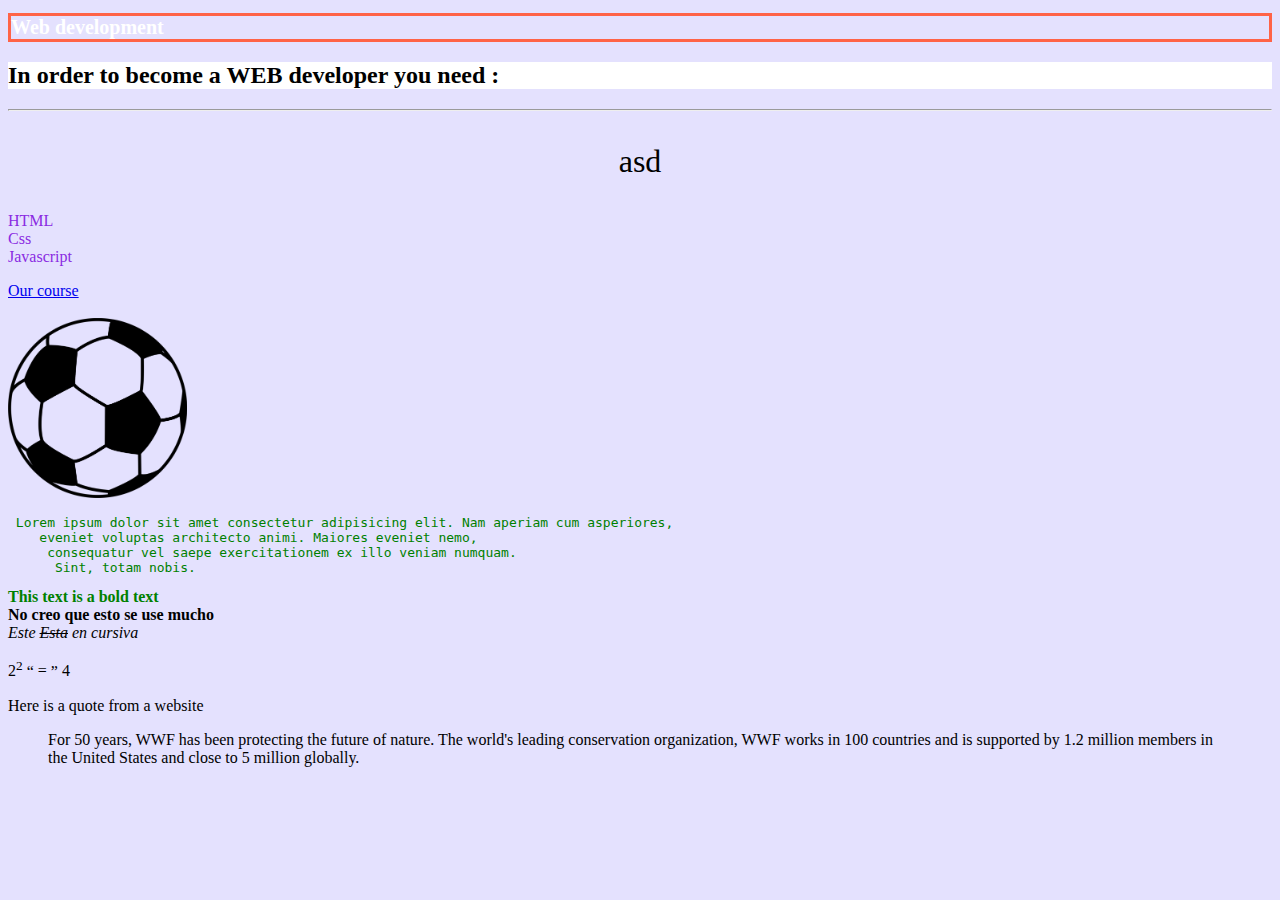
<file: 01_Test/index.html>
<!DOCTYPE html>
<html lang="en-US">
<head>
  <meta charset="UTF-8">
  <meta http-equiv="X-UA-Compatible" content="IE=edge">
  <meta name="viewport" content="width=device-width, initial-scale=1.0">
  <title>Web development</title>
  <link rel="stylesheet" href="mystyle.css"
</head>
<body style = "background-color:rgba(53, 28, 247, 0.133)">
  
  <h1 title = "que miras puto" style="font-size: 20px; border:3px solid Tomato">Web development</h1>
  <h2 style = "background-color:white;">In order to become a WEB developer you need :</h2><hr>
  <p style="font-size: 200%; text-align: center;">asd</p>
  <p style = "color:blueviolet; font-size: medium;"> HTML<br> Css<br> Javascript</p>
  <a href="http://google.com">Our course</a><br><br>
  <img src = "ball.png" alt = "Ball " width = "179" height="180" alt="A soccer ball" >

  <!--- This is a preserved paragraph -------->
  <div class = "lorem">
  <pre> Lorem ipsum dolor sit amet consectetur adipisicing elit. Nam aperiam cum asperiores, 
    eveniet voluptas architecto animi. Maiores eveniet nemo,
     consequatur vel saepe exercitationem ex illo veniam numquam.
      Sint, totam nobis.</pre>
  <b>This text is a bold text</b><br>
  </div>

  <strong>No creo que esto se use mucho </strong> <br>
  <i>Este <del>Esta</del> en cursiva</i>
  <p>2<sup>2</sup> <q> =  </q> 4</p>
  <p> Here is a quote from a website </p>
  <blockquote cite = "http://worldwildfire.org/who/index.hmtl"> 
    For 50 years, WWF has been protecting the future of nature.
    The world's leading conservation organization,
    WWF works in 100 countries and is supported by  
    1.2 million members in the United States and
    close to 5 million globally.
  </blockquote>
</body>
</body>
</html>
</file>
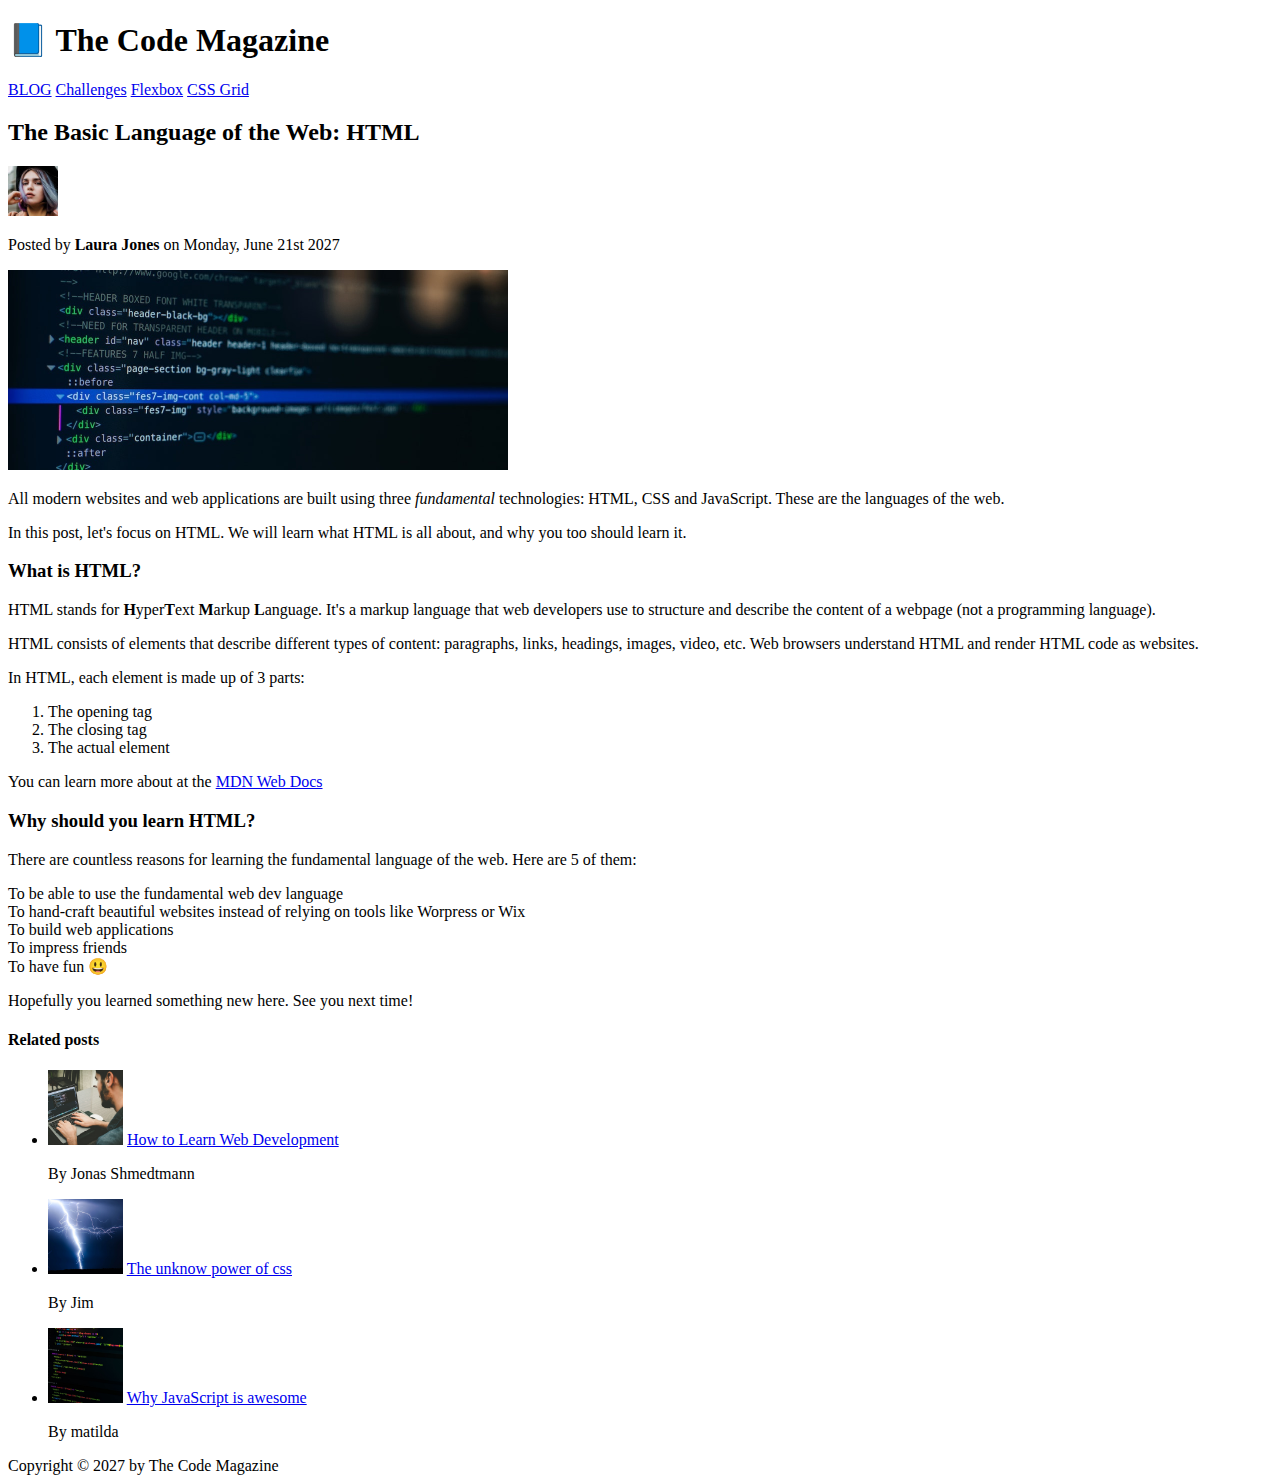
<file: 02-HTML-Fundamentals/index.html>
<!DOCTYPE html>
<html lang="en">
  <head>
    <meta charset="UTF-8" />
    <title>The basic language of Web : HTML</title>
  </head>
  <body>
    <header>
      <h1>📘 The Code Magazine</h1>
      <nav>
        <a href="blog.html">BLOG</a>
        <a href="#">Challenges</a>
        <a href="#">Flexbox</a>
        <a href="#">CSS Grid</a>
      </nav>
    </header>
    <article>
      <header>
        <h2>The Basic Language of the Web: HTML</h2>
        <img
          src="laura-jones.jpg"
          alt="headshot of Laura Jones"
          height="50"
          width="50"
        />
        <p>Posted by <strong>Laura Jones</strong> on Monday, June 21st 2027</p>
        <img src="post-img.jpg" height="200" width="500" />
      </header>

      <p>
        All modern websites and web applications are built using three
        <em>fundamental</em>
        technologies: HTML, CSS and JavaScript. These are the languages of the
        web.
      </p>
      <p>
        In this post, let's focus on HTML. We will learn what HTML is all about,
        and why you too should learn it.
      </p>
      <h3>What is HTML?</h3>
      <p>
        HTML stands for <strong>H</strong>yper<strong>T</strong>ext
        <strong>M</strong>arkup <strong>L</strong>anguage. It's a markup
        language that web developers use to structure and describe the content
        of a webpage (not a programming language).
      </p>
      <p>
        HTML consists of elements that describe different types of content:
        paragraphs, links, headings, images, video, etc. Web browsers understand
        HTML and render HTML code as websites.
      </p>
      <p>In HTML, each element is made up of 3 parts:</p>
      <ol>
        <li>The opening tag</li>
        <li>The closing tag</li>
        <li>The actual element</li>
      </ol>
      <p>
        You can learn more about at the
        <a href="https://developer.mozilla.org/es/" target="__blank"
          >MDN Web Docs</a
        >
      </p>
      <h3>Why should you learn HTML?</h3>
      <p>
        There are countless reasons for learning the fundamental language of the
        web. Here are 5 of them:
      </p>
      <il>
        <li>To be able to use the fundamental web dev language</li>
        <li>
          To hand-craft beautiful websites instead of relying on tools like
          Worpress or Wix
        </li>
        <li>To build web applications</li>
        <li>To impress friends</li>
        <li>To have fun 😃</li>
      </il>
      <p>Hopefully you learned something new here. See you next time!</p>

      <h4>Related posts</h4>

      <ul>
        <li>
          <img
            src="related-1.jpg"
            alt="Person programming"
            width="75"
            height="75"
          />

          <a href="index.html"> How to Learn Web Development</a>
          <p>By Jonas Shmedtmann</p>
        </li>
        <li>
          <img src="related-2.jpg" alt="trueno" width="75" height="75" />
          <a href="index.html"> The unknow power of css</a>
          <p>By Jim</p>
        </li>
        <li>
          <img src="related-3.jpg" alt="code" width="75" height="75" />
          <a href="index.html"> Why JavaScript is awesome</a>
          <p>By matilda</p>
        </li>
      </ul>
    </article>
    <footer>Copyright &copy; 2027 by The Code Magazine</footer>
  </body>
</html>
</file>
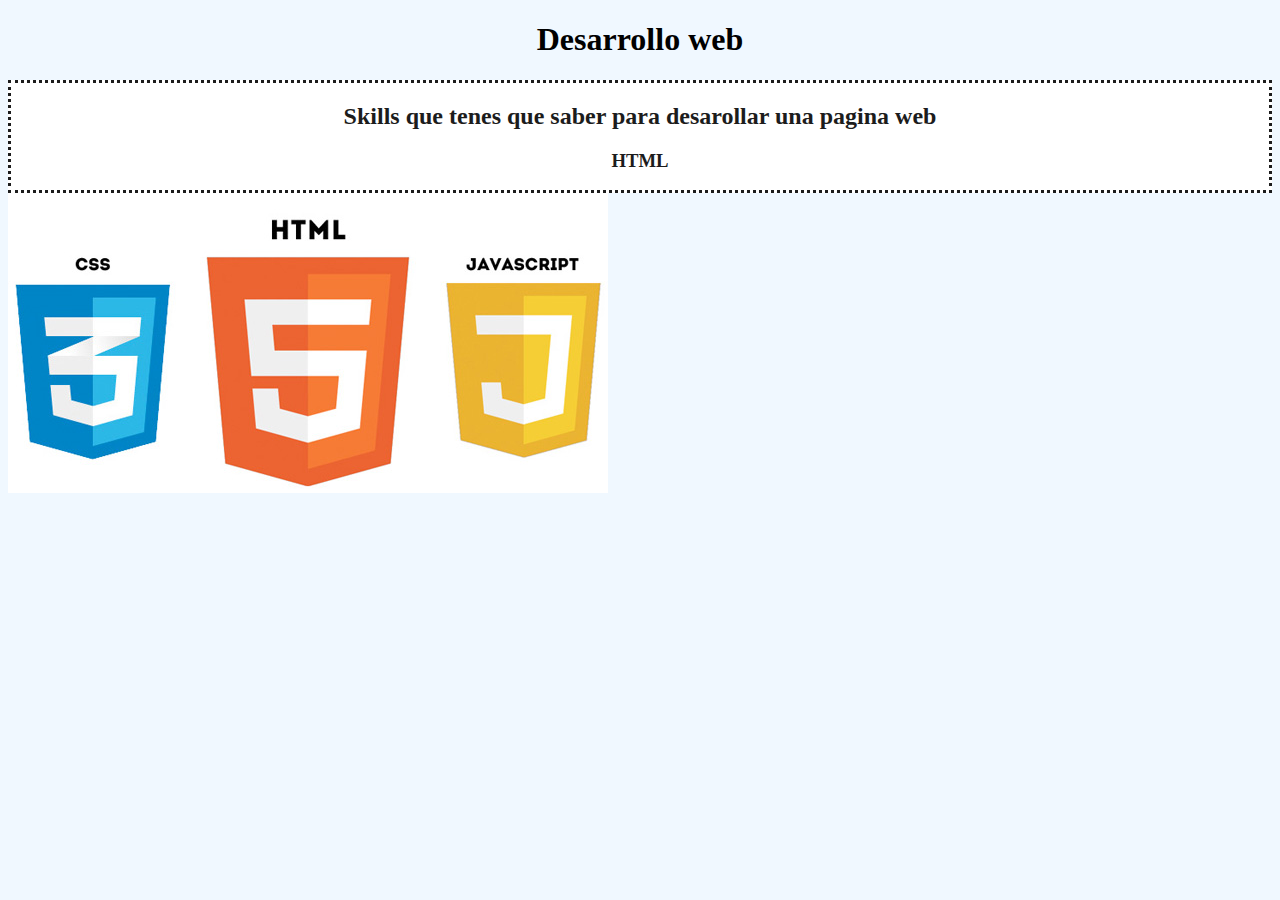
<file: 02_CSS/index.html>
<!DOCTYPE html>
<html>
  <head>
    <title>Desarollo web</title>
    <link rel="stylesheet" href="mystyle.css" />
  </head>
  <body>
    <h1>Desarrollo web</h1>
    <div class="listaskills">
      <h2>Skills que tenes que saber para desarollar una pagina web</h2>
      <h3 class="components">HTML</h3>
    </div>
    <img src="html-css-javascript.jpg" class="fothtml" />
  </body>
</html>
</file>
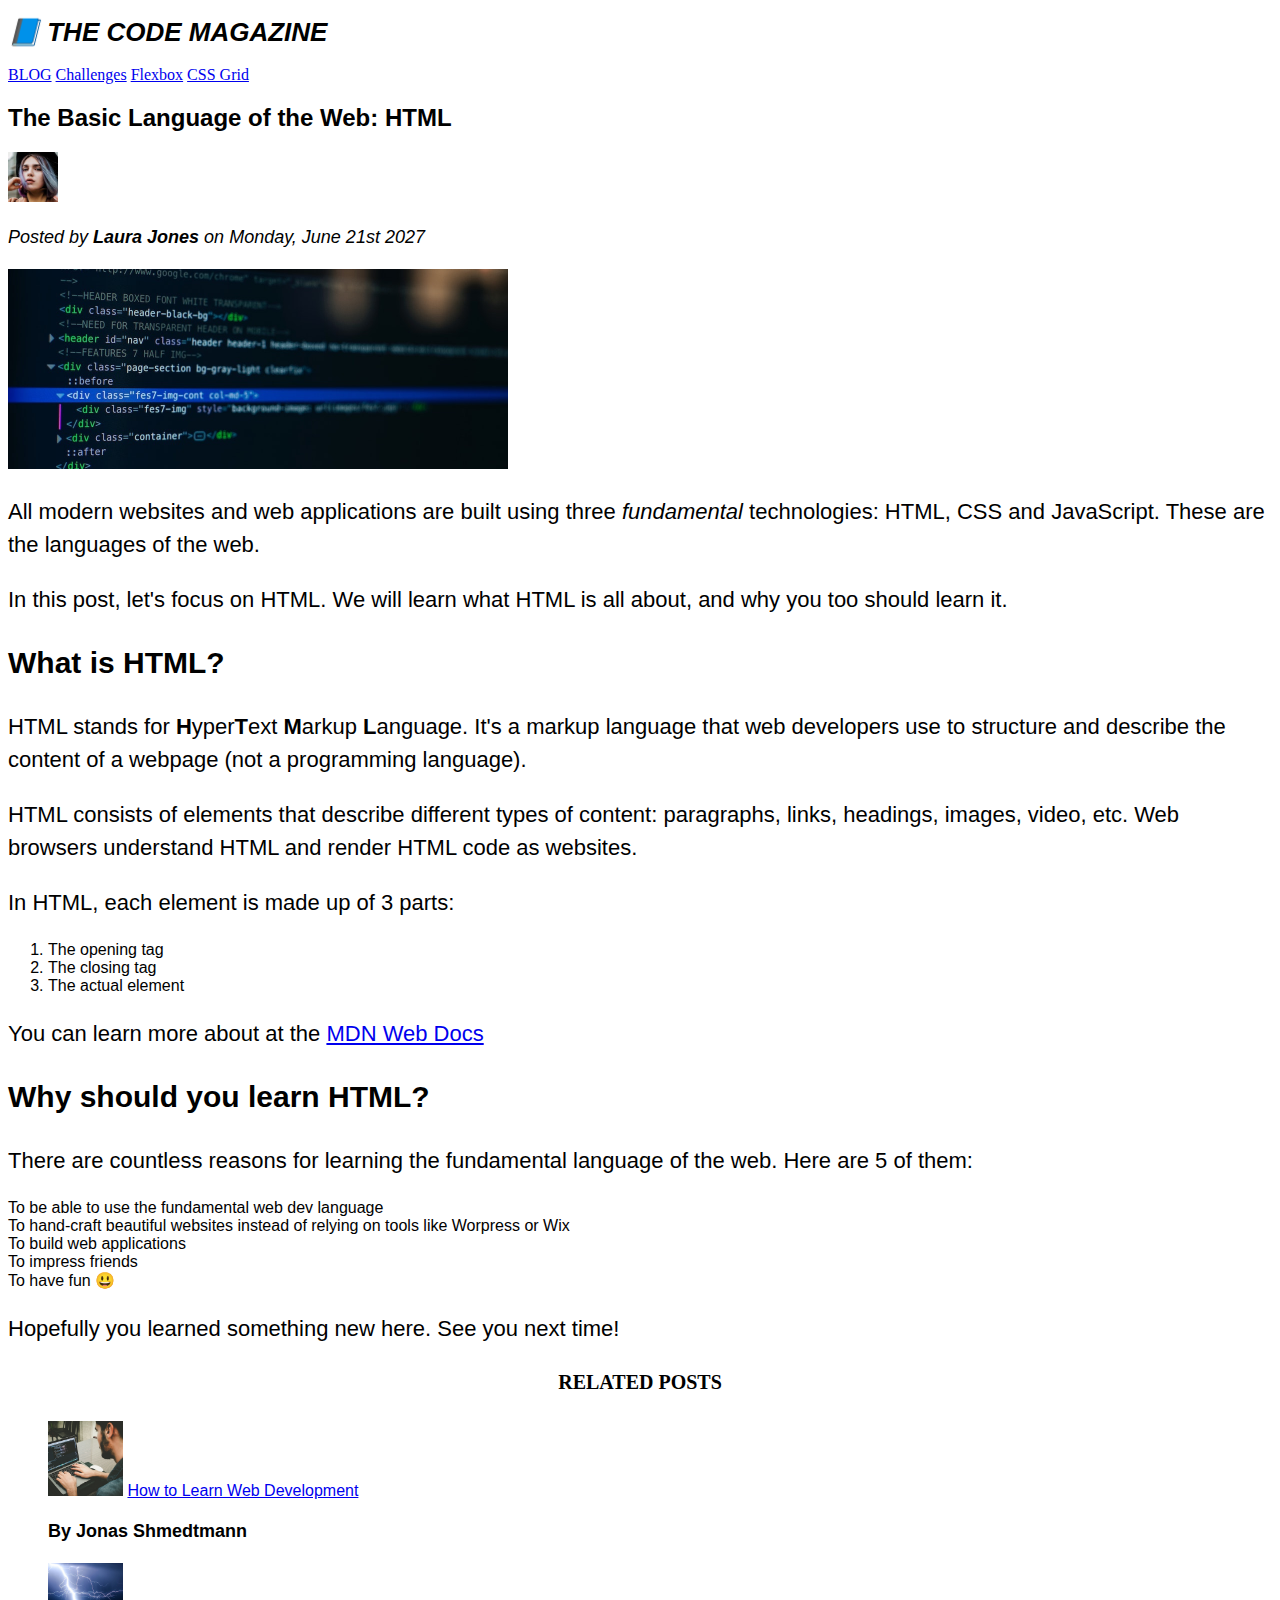
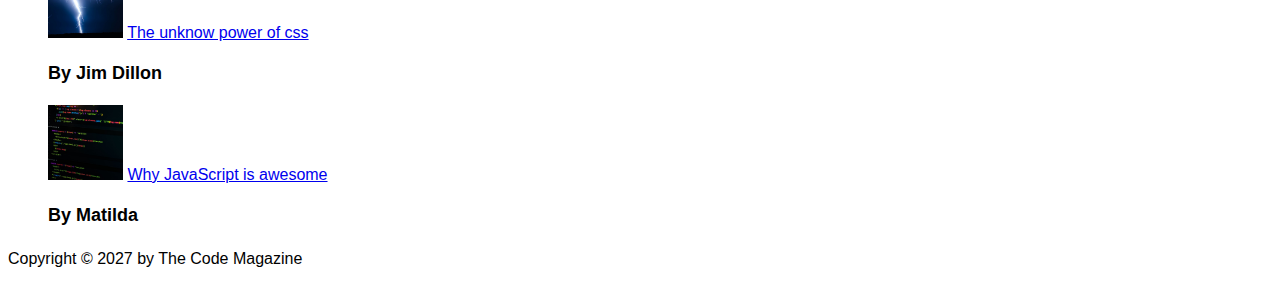
<file: 03-CSS-Fundamentals/index.html>
<!DOCTYPE html>
<html lang="en">
  <head>
    <meta charset="UTF-8" />
    <link href="style.css" rel="stylesheet" />
    <title>The basic language of Web : HTML</title>
  </head>
  <body>
    <header>
      <h1>📘 The Code Magazine</h1>
      <nav>
        <a href="blog.html">BLOG</a>
        <a href="#">Challenges</a>
        <a href="#">Flexbox</a>
        <a href="#">CSS Grid</a>
      </nav>
    </header>
    <article>
      <header>
        <h2>The Basic Language of the Web: HTML</h2>
        <img
          src="img/laura-jones.jpg"
          alt="headshot of Laura Jones"
          height="50"
          width="50"
        />
        <p id="author">
          Posted by <strong>Laura Jones</strong> on Monday, June 21st 2027
        </p>
        <img src="img/post-img.jpg" height="200" width="500" />
      </header>

      <p>
        All modern websites and web applications are built using three
        <em>fundamental</em>
        technologies: HTML, CSS and JavaScript. These are the languages of the
        web.
      </p>
      <p>
        In this post, let's focus on HTML. We will learn what HTML is all about,
        and why you too should learn it.
      </p>
      <h3>What is HTML?</h3>
      <p>
        HTML stands for <strong>H</strong>yper<strong>T</strong>ext
        <strong>M</strong>arkup <strong>L</strong>anguage. It's a markup
        language that web developers use to structure and describe the content
        of a webpage (not a programming language).
      </p>
      <p>
        HTML consists of elements that describe different types of content:
        paragraphs, links, headings, images, video, etc. Web browsers understand
        HTML and render HTML code as websites.
      </p>
      <p>In HTML, each element is made up of 3 parts:</p>
      <ol>
        <li>The opening tag</li>
        <li>The closing tag</li>
        <li>The actual element</li>
      </ol>
      <p>
        You can learn more about at the
        <a href="https://developer.mozilla.org/es/" target="__blank"
          >MDN Web Docs</a
        >
      </p>
      <h3>Why should you learn HTML?</h3>
      <p>
        There are countless reasons for learning the fundamental language of the
        web. Here are 5 of them:
      </p>
      <il>
        <li>To be able to use the fundamental web dev language</li>
        <li>
          To hand-craft beautiful websites instead of relying on tools like
          Worpress or Wix
        </li>
        <li>To build web applications</li>
        <li>To impress friends</li>
        <li>To have fun 😃</li>
      </il>
      <p>Hopefully you learned something new here. See you next time!</p>
    </article>

    <aside>
      <h4>Related posts</h4>
      <ul class="related-list">
        <li>
          <img
            src="img/related-1.jpg"
            alt="Person programming"
            width="75"
            height="75"
          />

          <a href="index.html"> How to Learn Web Development</a>
          <p class="related-author">By Jonas Shmedtmann</p>
        </li>
        <li>
          <img src="img/related-2.jpg" alt="trueno" width="75" height="75" />
          <a href="index.html"> The unknow power of css</a>
          <p class="related-author">By Jim Dillon</p>
        </li>
        <li>
          <img src="img/related-3.jpg" alt="code" width="75" height="75" />
          <a href="index.html"> Why JavaScript is awesome</a>
          <p class="related-author">By Matilda</p>
        </li>
      </ul>
    </aside>

    <footer>
      <p id="copyright">Copyright &copy; 2027 by The Code Magazine</p>
    </footer>
  </body>
</html>
</file>
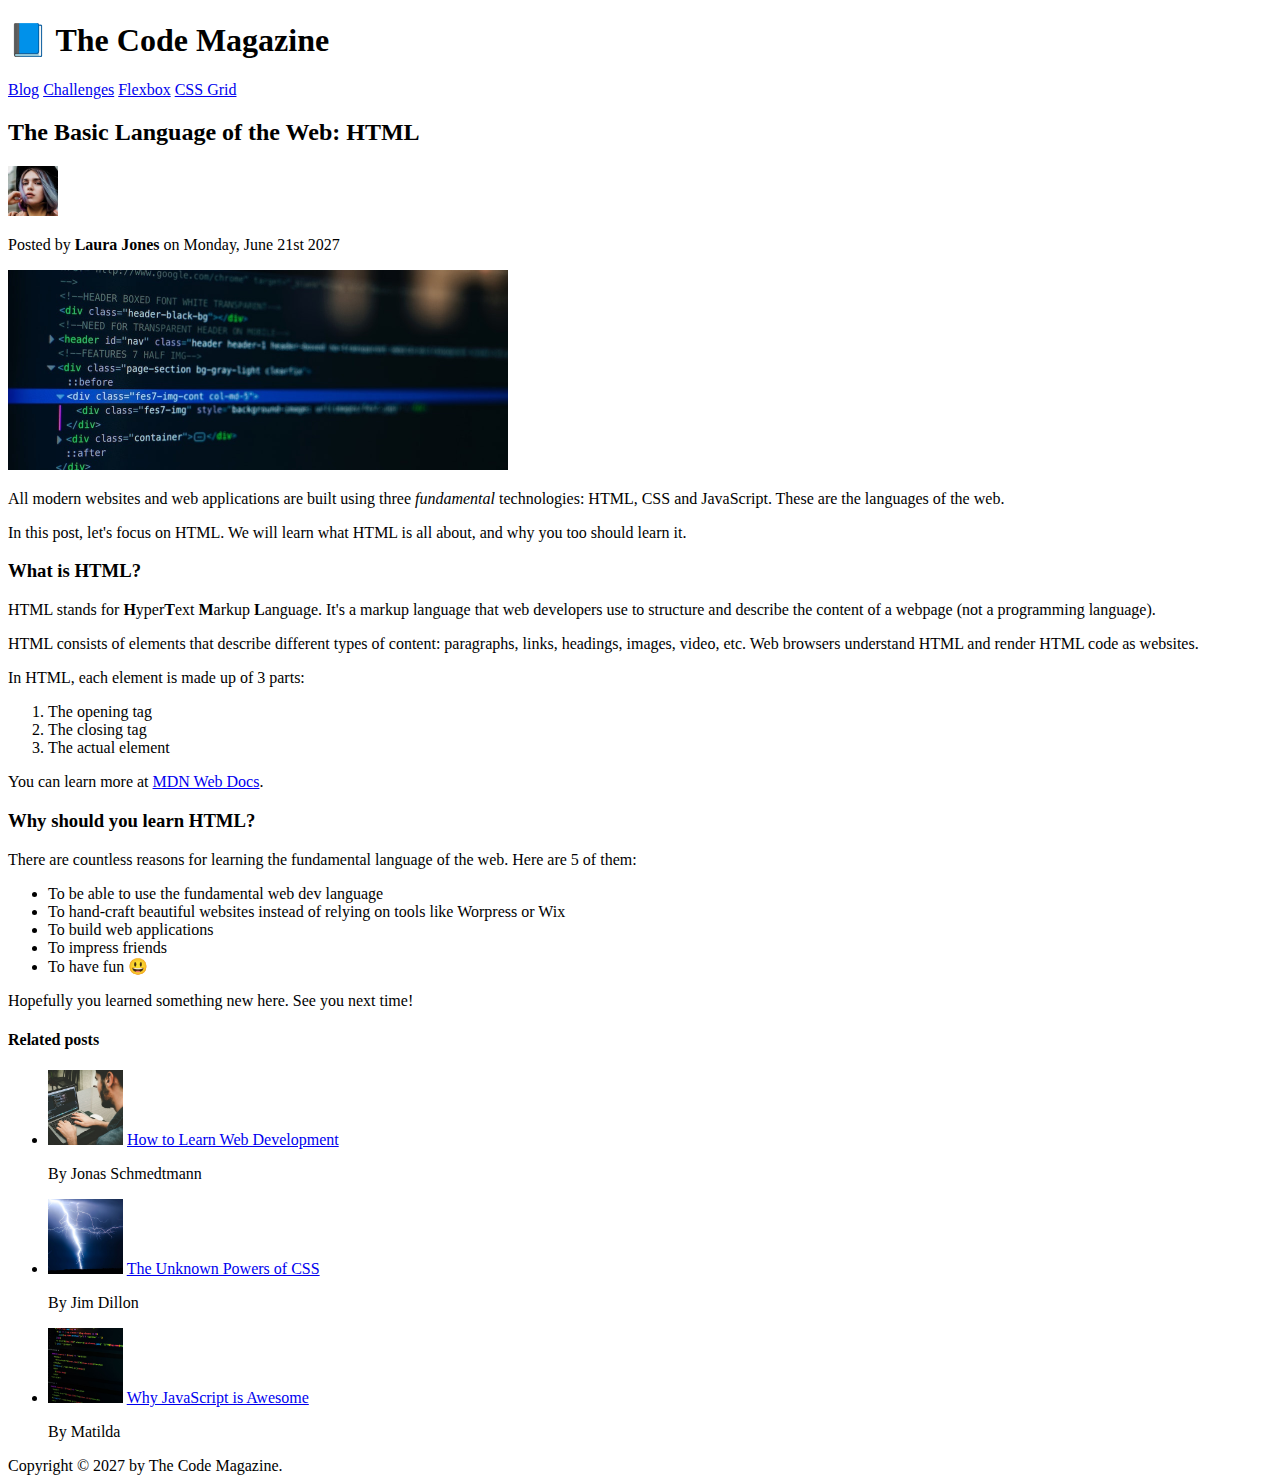
<file: final/02-HTML-Fundamentals/index.html>
<!DOCTYPE html>
<html lang="en">
  <head>
    <meta charset="UTF-8" />
    <title>The Basic Language of the Web: HTML</title>
  </head>

  <body>
    <!--
    <h1>The Basic Language of the Web: HTML</h1>
    <h2>The Basic Language of the Web: HTML</h2>
    <h3>The Basic Language of the Web: HTML</h3>
    <h4>The Basic Language of the Web: HTML</h4>
    <h5>The Basic Language of the Web: HTML</h5>
    <h6>The Basic Language of the Web: HTML</h6>
    -->

    <header>
      <h1>📘 The Code Magazine</h1>

      <nav>
        <a href="blog.html">Blog</a>
        <a href="#">Challenges</a>
        <a href="#">Flexbox</a>
        <a href="#">CSS Grid</a>
      </nav>
    </header>

    <article>
      <header>
        <h2>The Basic Language of the Web: HTML</h2>

        <img
          src="img/laura-jones.jpg"
          alt="Headshot of Laura Jones"
          height="50"
          width="50"
        />

        <p>Posted by <strong>Laura Jones</strong> on Monday, June 21st 2027</p>

        <img
          src="img/post-img.jpg"
          alt="HTML code on a screen"
          width="500"
          height="200"
        />
      </header>

      <p>
        All modern websites and web applications are built using three
        <em>fundamental</em>
        technologies: HTML, CSS and JavaScript. These are the languages of the
        web.
      </p>

      <p>
        In this post, let's focus on HTML. We will learn what HTML is all about,
        and why you too should learn it.
      </p>

      <h3>What is HTML?</h3>
      <p>
        HTML stands for <strong>H</strong>yper<strong>T</strong>ext
        <strong>M</strong>arkup <strong>L</strong>anguage. It's a markup
        language that web developers use to structure and describe the content
        of a webpage (not a programming language).
      </p>
      <p>
        HTML consists of elements that describe different types of content:
        paragraphs, links, headings, images, video, etc. Web browsers understand
        HTML and render HTML code as websites.
      </p>
      <p>In HTML, each element is made up of 3 parts:</p>

      <ol>
        <li>The opening tag</li>
        <li>The closing tag</li>
        <li>The actual element</li>
      </ol>

      <p>
        You can learn more at
        <a
          href="https://developer.mozilla.org/en-US/docs/Web/HTML"
          target="_blank"
          >MDN Web Docs</a
        >.
      </p>

      <h3>Why should you learn HTML?</h3>

      <p>
        There are countless reasons for learning the fundamental language of the
        web. Here are 5 of them:
      </p>

      <ul>
        <li>To be able to use the fundamental web dev language</li>
        <li>
          To hand-craft beautiful websites instead of relying on tools like
          Worpress or Wix
        </li>
        <li>To build web applications</li>
        <li>To impress friends</li>
        <li>To have fun 😃</li>
      </ul>

      <p>Hopefully you learned something new here. See you next time!</p>
    </article>

    <aside>
      <h4>Related posts</h4>

      <ul>
        <li>
          <img
            src="img/related-1.jpg"
            alt="Person programming"
            width="75"
            width="75"
          />
          <a href="#">How to Learn Web Development</a>
          <p>By Jonas Schmedtmann</p>
        </li>
        <li>
          <img src="img/related-2.jpg" alt="Lightning" width="75" heigth="75" />
          <a href="#">The Unknown Powers of CSS</a>
          <p>By Jim Dillon</p>
        </li>
        <li>
          <img
            src="img/related-3.jpg"
            alt="JavaScript code on a screen"
            width="75"
            height="75"
          />
          <a href="#">Why JavaScript is Awesome</a>
          <p>By Matilda</p>
        </li>
      </ul>
    </aside>

    <footer>Copyright &copy; 2027 by The Code Magazine.</footer>
  </body>
</html>
</file>
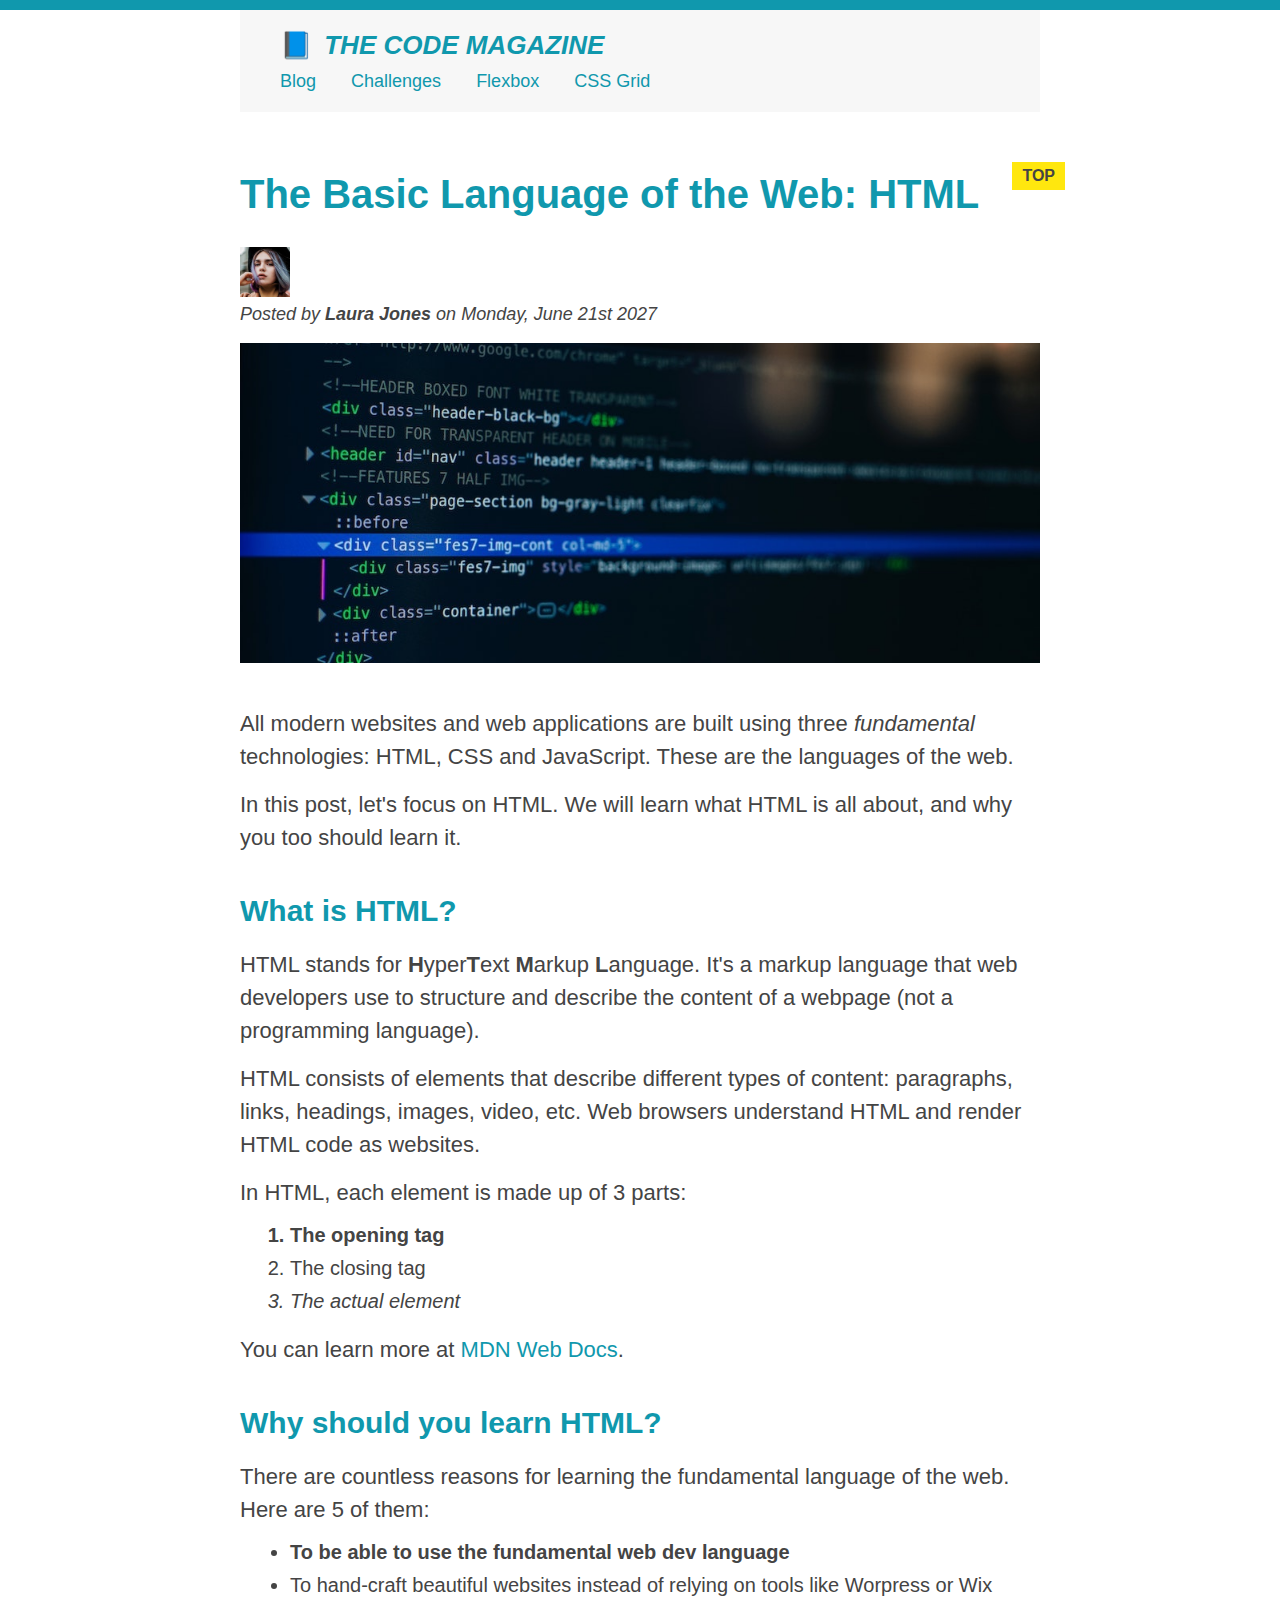
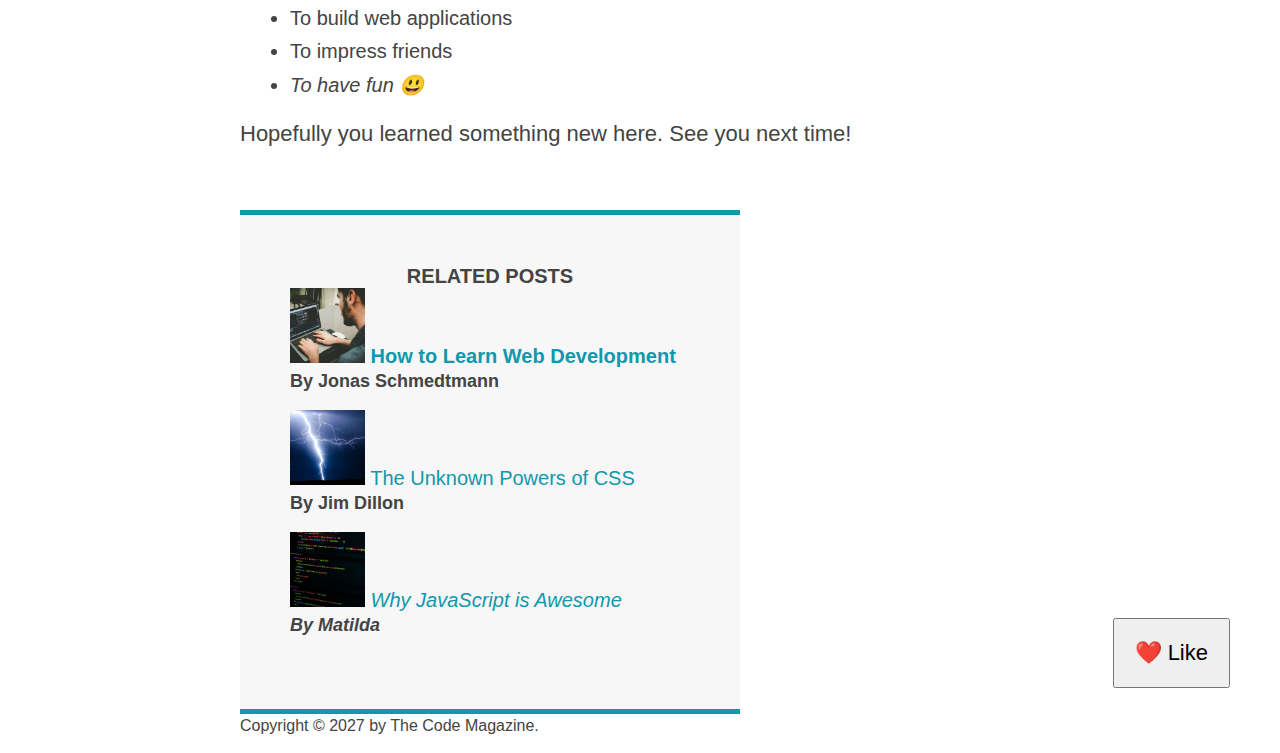
<file: final/03-CSS-Fundamentals/index.html>
<!DOCTYPE html>
<html lang="en">
  <head>
    <meta charset="UTF-8" />
    <link href="style.css" rel="stylesheet" />

    <title>The Basic Language of the Web: HTML</title>
  </head>

  <body>
    <!--
    <h1>The Basic Language of the Web: HTML</h1>
    <h2>The Basic Language of the Web: HTML</h2>
    <h3>The Basic Language of the Web: HTML</h3>
    <h4>The Basic Language of the Web: HTML</h4>
    <h5>The Basic Language of the Web: HTML</h5>
    <h6>The Basic Language of the Web: HTML</h6>
    -->

    <div class="container">
      <header class="main-header">
        <h1>📘 The Code Magazine</h1>

        <nav>
          <!-- <strong>This is the navigation</strong> -->
          <a href="blog.html">Blog</a>
          <a href="#">Challenges</a>
          <a href="#">Flexbox</a>
          <a href="#">CSS Grid</a>
        </nav>
      </header>

      <article>
        <header class="post-header">
          <h2>The Basic Language of the Web: HTML</h2>

          <img
            src="img/laura-jones.jpg"
            alt="Headshot of Laura Jones"
            height="50"
            width="50"
          />

          <p id="author">
            Posted by <strong>Laura Jones</strong> on Monday, June 21st 2027
          </p>

          <img
            src="img/post-img.jpg"
            alt="HTML code on a screen"
            width="500"
            height="200"
            class="post-img"
          />
          <button>❤️ Like</button>
        </header>

        <p>
          All modern websites and web applications are built using three
          <em>fundamental</em>
          technologies: HTML, CSS and JavaScript. These are the languages of the
          web.
        </p>

        <p>
          In this post, let's focus on HTML. We will learn what HTML is all
          about, and why you too should learn it.
        </p>

        <h3>What is HTML?</h3>
        <p>
          HTML stands for <strong>H</strong>yper<strong>T</strong>ext
          <strong>M</strong>arkup <strong>L</strong>anguage. It's a markup
          language that web developers use to structure and describe the content
          of a webpage (not a programming language).
        </p>
        <p>
          HTML consists of elements that describe different types of content:
          paragraphs, links, headings, images, video, etc. Web browsers
          understand HTML and render HTML code as websites.
        </p>
        <p>In HTML, each element is made up of 3 parts:</p>

        <ol>
          <li class="first-li">The opening tag</li>
          <li>The closing tag</li>
          <li>The actual element</li>
        </ol>

        <p>
          You can learn more at
          <a
            href="https://developer.mozilla.org/en-US/docs/Web/HTML"
            target="_blank"
            >MDN Web Docs</a
          >.
        </p>

        <h3>Why should you learn HTML?</h3>

        <p>
          There are countless reasons for learning the fundamental language of
          the web. Here are 5 of them:
        </p>

        <ul>
          <li class="first-li">
            To be able to use the fundamental web dev language
          </li>
          <li>
            To hand-craft beautiful websites instead of relying on tools like
            Worpress or Wix
          </li>
          <li>To build web applications</li>
          <li>To impress friends</li>
          <li>To have fun 😃</li>
        </ul>

        <p>Hopefully you learned something new here. See you next time!</p>
      </article>

      <aside>
        <h4>Related posts</h4>

        <ul class="related">
          <li>
            <img
              src="img/related-1.jpg"
              alt="Person programming"
              width="75"
              height="75"
            />
            <a href="#">How to Learn Web Development</a>
            <p class="related-author">By Jonas Schmedtmann</p>
          </li>
          <li>
            <img
              src="img/related-2.jpg"
              alt="Lightning"
              width="75"
              height="75"
            />
            <a href="#">The Unknown Powers of CSS</a>
            <p class="related-author">By Jim Dillon</p>
          </li>
          <li>
            <img
              src="img/related-3.jpg"
              alt="JavaScript code on a screen"
              width="75"
              height="75"
            />
            <a href="#">Why JavaScript is Awesome</a>
            <p class="related-author">By Matilda</p>
          </li>
        </ul>
      </aside>

      <footer>
        <p id="copyright" class="copyright text">
          Copyright &copy; 2027 by The Code Magazine.
        </p>
      </footer>
    </div>
  </body>
</html>
</file>
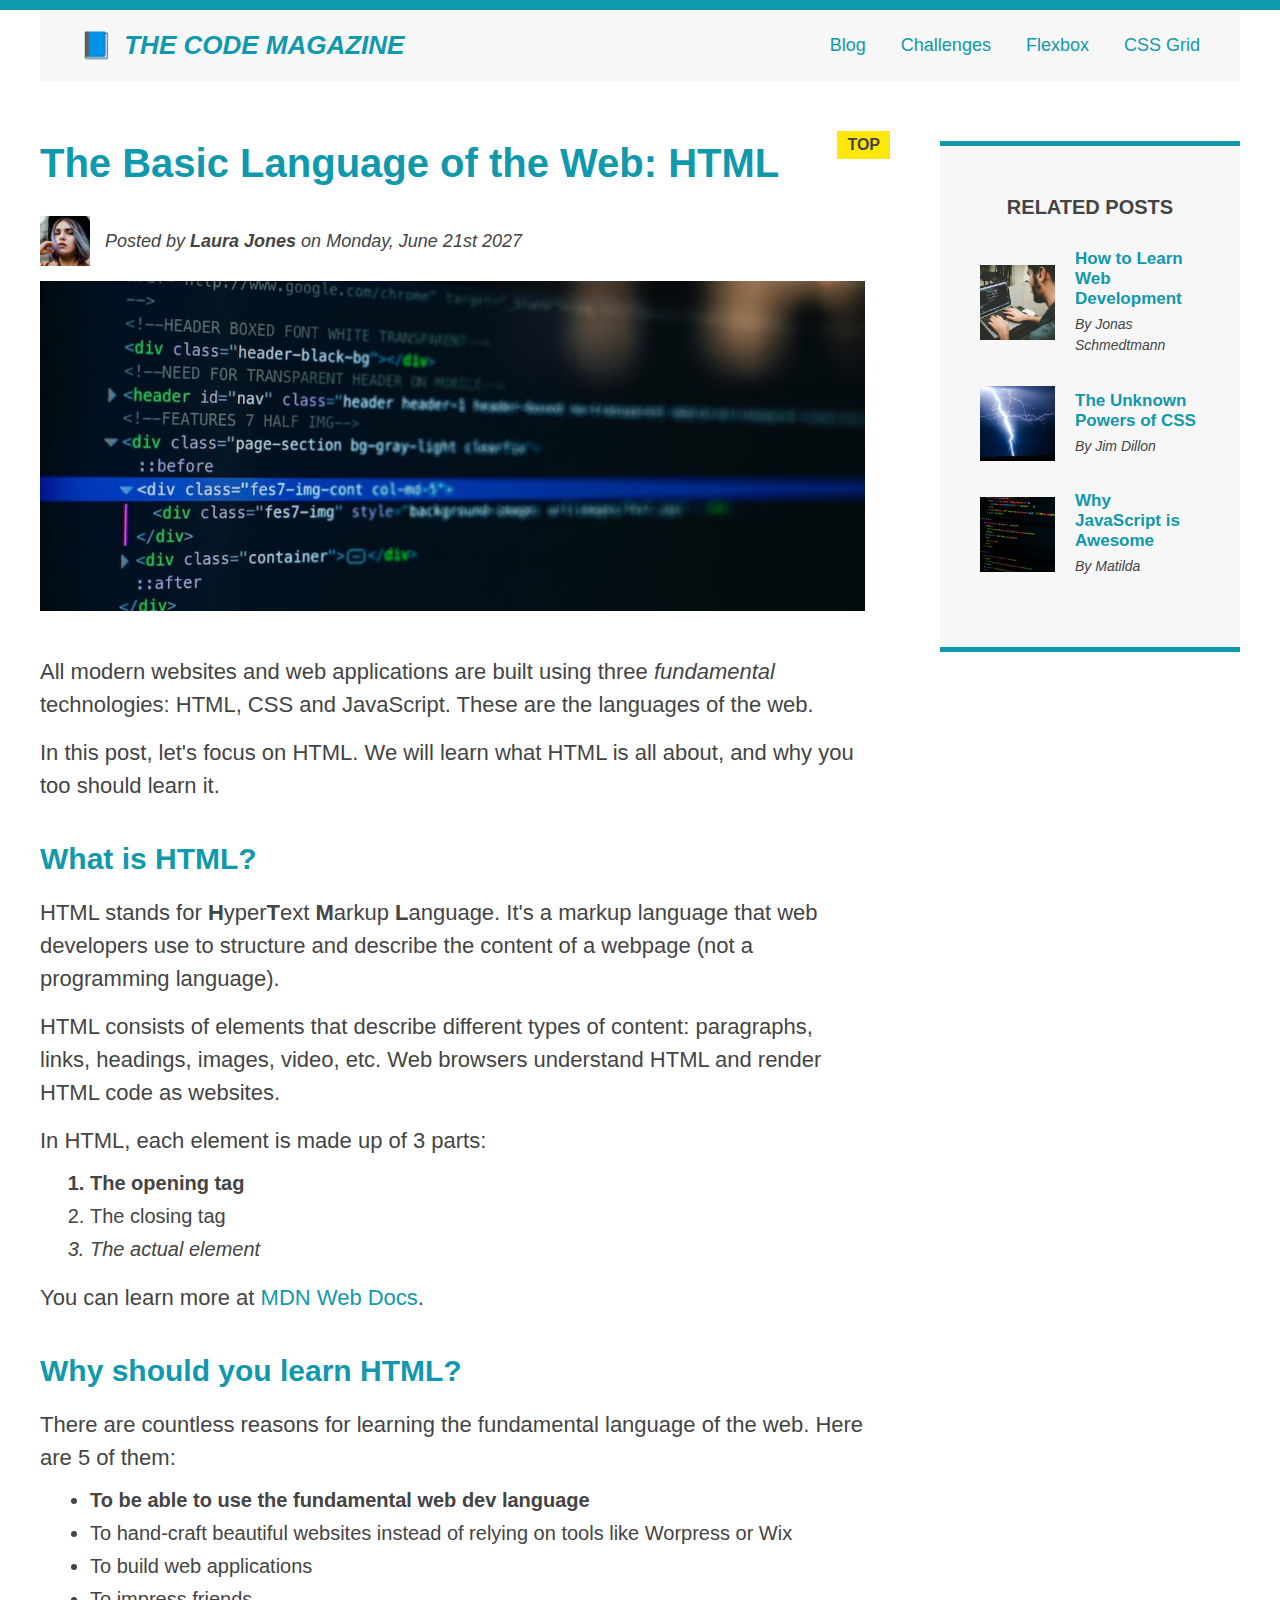
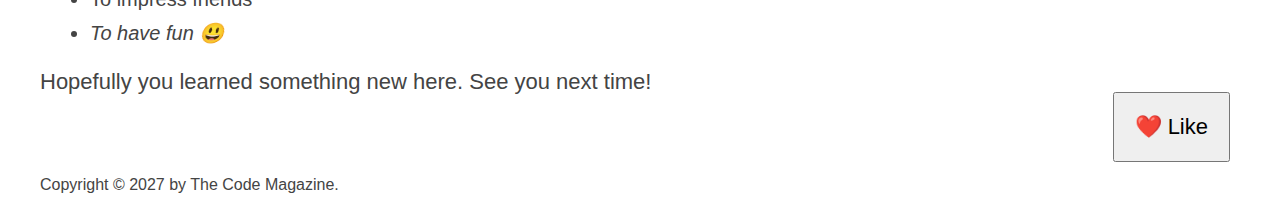
<file: final/04-CSS-Layouts/index.html>
<!DOCTYPE html>
<html lang="en">
  <head>
    <meta charset="UTF-8" />
    <link href="style.css" rel="stylesheet" />

    <title>The Basic Language of the Web: HTML</title>
  </head>

  <body>
    <!--
    <h1>The Basic Language of the Web: HTML</h1>
    <h2>The Basic Language of the Web: HTML</h2>
    <h3>The Basic Language of the Web: HTML</h3>
    <h4>The Basic Language of the Web: HTML</h4>
    <h5>The Basic Language of the Web: HTML</h5>
    <h6>The Basic Language of the Web: HTML</h6>
    -->

    <div class="container">
      <header class="main-header clearfix">
        <h1>📘 The Code Magazine</h1>

        <nav>
          <!-- <strong>This is the navigation</strong> -->
          <a href="blog.html">Blog</a>
          <a href="#">Challenges</a>
          <a href="flexbox.html">Flexbox</a>
          <a href="css-grid.html">CSS Grid</a>
        </nav>

        <!-- <div class="clear"></div> -->
      </header>

      <!-- ONLY NECESSARY FOR FLEXBOX -->
      <!-- <div class="row"> -->
      <article>
        <header class="post-header">
          <h2>The Basic Language of the Web: HTML</h2>

          <div class="author-box">
            <img
              src="img/laura-jones.jpg"
              alt="Headshot of Laura Jones"
              height="50"
              width="50"
              class="author-img"
            />

            <p id="author" class="author">
              Posted by <strong>Laura Jones</strong> on Monday, June 21st 2027
            </p>
          </div>

          <img
            src="img/post-img.jpg"
            alt="HTML code on a screen"
            width="500"
            height="200"
            class="post-img"
          />
          <button>❤️ Like</button>
        </header>

        <p>
          All modern websites and web applications are built using three
          <em>fundamental</em>
          technologies: HTML, CSS and JavaScript. These are the languages of the
          web.
        </p>

        <p>
          In this post, let's focus on HTML. We will learn what HTML is all
          about, and why you too should learn it.
        </p>

        <h3>What is HTML?</h3>
        <p>
          HTML stands for <strong>H</strong>yper<strong>T</strong>ext
          <strong>M</strong>arkup <strong>L</strong>anguage. It's a markup
          language that web developers use to structure and describe the content
          of a webpage (not a programming language).
        </p>
        <p>
          HTML consists of elements that describe different types of content:
          paragraphs, links, headings, images, video, etc. Web browsers
          understand HTML and render HTML code as websites.
        </p>
        <p>In HTML, each element is made up of 3 parts:</p>

        <ol>
          <li class="first-li">The opening tag</li>
          <li>The closing tag</li>
          <li>The actual element</li>
        </ol>

        <p>
          You can learn more at
          <a
            href="https://developer.mozilla.org/en-US/docs/Web/HTML"
            target="_blank"
            >MDN Web Docs</a
          >.
        </p>

        <h3>Why should you learn HTML?</h3>

        <p>
          There are countless reasons for learning the fundamental language of
          the web. Here are 5 of them:
        </p>

        <ul>
          <li class="first-li">
            To be able to use the fundamental web dev language
          </li>
          <li>
            To hand-craft beautiful websites instead of relying on tools like
            Worpress or Wix
          </li>
          <li>To build web applications</li>
          <li>To impress friends</li>
          <li>To have fun 😃</li>
        </ul>

        <p>Hopefully you learned something new here. See you next time!</p>
      </article>

      <aside>
        <h4>Related posts</h4>

        <ul class="related">
          <li class="related-post">
            <img
              src="img/related-1.jpg"
              alt="Person programming"
              width="75"
              height="75"
            />
            <div>
              <a href="#" class="related-link">How to Learn Web Development</a>
              <p class="related-author">By Jonas Schmedtmann</p>
            </div>
          </li>
          <li class="related-post">
            <img
              src="img/related-2.jpg"
              alt="Lightning"
              width="75"
              height="75"
            />
            <div>
              <a href="#" class="related-link">The Unknown Powers of CSS</a>
              <p class="related-author">By Jim Dillon</p>
            </div>
          </li>
          <li class="related-post">
            <img
              src="img/related-3.jpg"
              alt="JavaScript code on a screen"
              width="75"
              height="75"
            />
            <div>
              <a href="#" class="related-link">Why JavaScript is Awesome</a>
              <p class="related-author">By Matilda</p>
            </div>
          </li>
        </ul>
      </aside>
      <!-- </div> -->

      <footer>
        <p id="copyright" class="copyright text">
          Copyright &copy; 2027 by The Code Magazine.
        </p>
      </footer>
    </div>
  </body>
</html>
</file>
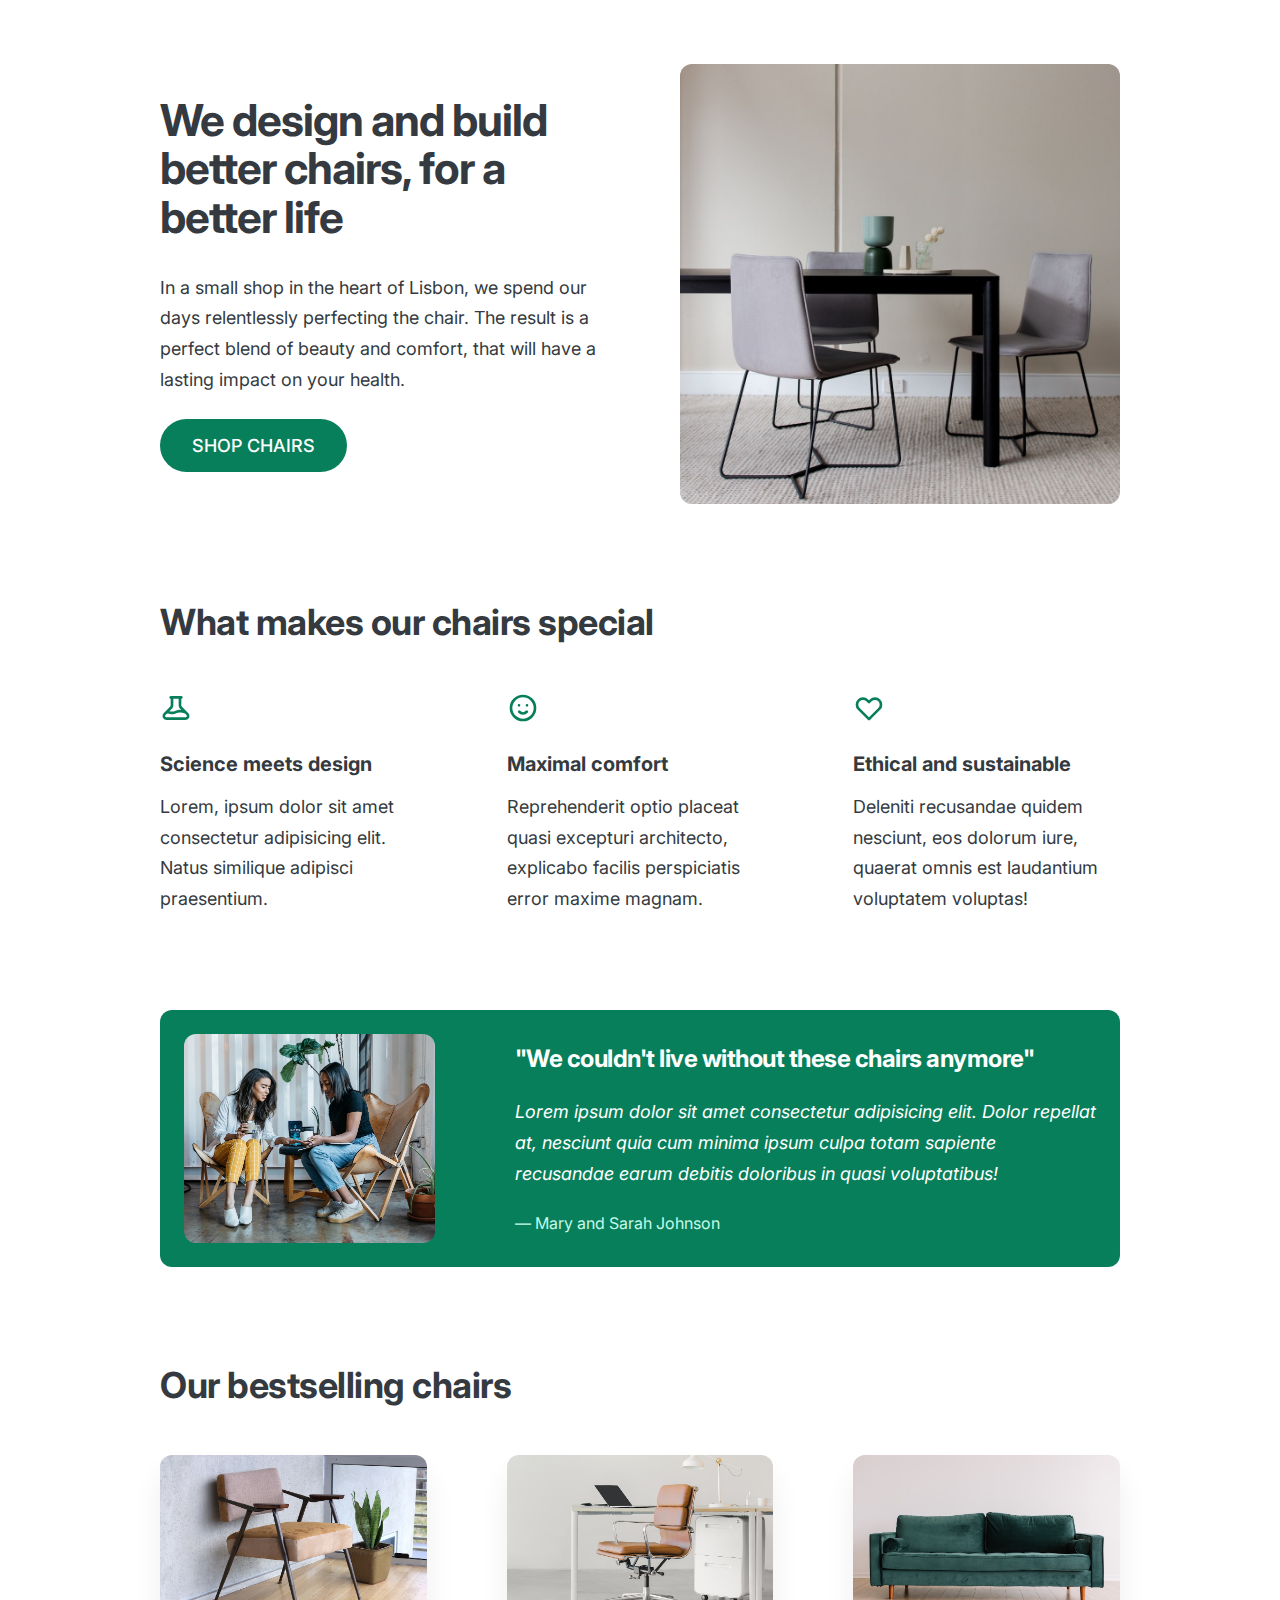
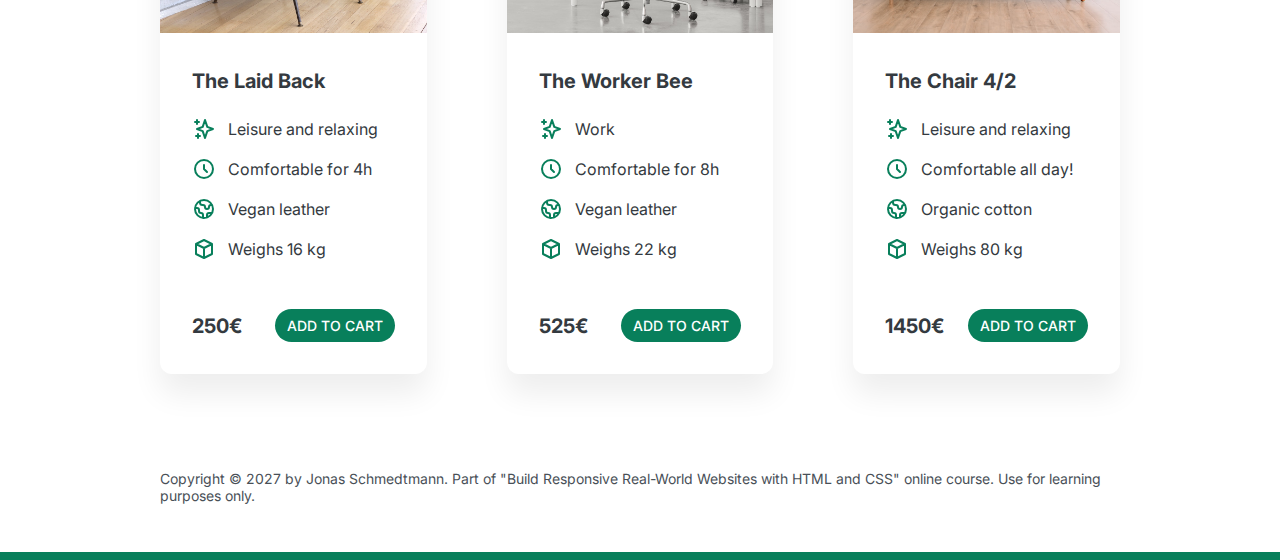
<file: final/05-Design/index.html>
<!DOCTYPE html>
<html lang="en">
  <head>
    <meta charset="UTF-8" />
    <meta http-equiv="X-UA-Compatible" content="IE=edge" />
    <meta name="viewport" content="width=device-width, initial-scale=1.0" />

    <link rel="preconnect" href="https://fonts.gstatic.com" />
    <link
      href="https://fonts.googleapis.com/css2?family=Inter:wght@400;500;700&display=swap"
      rel="stylesheet"
    />

    <link rel="stylesheet" href="style.css" />
    <title>Lisbon Chair Shop</title>
  </head>
  <body>
    <div class="container">
      <header>
        <div class="header-text-box">
          <h1>We design and build better chairs, for a better life</h1>
          <p class="header-text">
            In a small shop in the heart of Lisbon, we spend our days
            relentlessly perfecting the chair. The result is a perfect blend of
            beauty and comfort, that will have a lasting impact on your health.
          </p>
          <a class="btn btn--big" href="#">Shop chairs</a>
        </div>
        <img src="hero.jpg" alt="Photo" />
      </header>

      <section>
        <h2>What makes our chairs special</h2>
        <div class="grid-3-cols">
          <div>
            <svg
              xmlns="http://www.w3.org/2000/svg"
              class="features-icon"
              fill="none"
              viewBox="0 0 24 24"
              stroke="currentColor"
            >
              <path
                stroke-linecap="round"
                stroke-linejoin="round"
                stroke-width="2"
                d="M19.428 15.428a2 2 0 00-1.022-.547l-2.387-.477a6 6 0 00-3.86.517l-.318.158a6 6 0 01-3.86.517L6.05 15.21a2 2 0 00-1.806.547M8 4h8l-1 1v5.172a2 2 0 00.586 1.414l5 5c1.26 1.26.367 3.414-1.415 3.414H4.828c-1.782 0-2.674-2.154-1.414-3.414l5-5A2 2 0 009 10.172V5L8 4z"
              />
            </svg>
            <p class="features-title"><strong>Science meets design</strong></p>
            <p class="features-text">
              Lorem, ipsum dolor sit amet consectetur adipisicing elit. Natus
              similique adipisci praesentium.
            </p>
          </div>

          <div>
            <svg
              xmlns="http://www.w3.org/2000/svg"
              class="features-icon"
              fill="none"
              viewBox="0 0 24 24"
              stroke="currentColor"
            >
              <path
                stroke-linecap="round"
                stroke-linejoin="round"
                stroke-width="2"
                d="M14.828 14.828a4 4 0 01-5.656 0M9 10h.01M15 10h.01M21 12a9 9 0 11-18 0 9 9 0 0118 0z"
              />
            </svg>
            <p class="features-title">
              <strong>Maximal comfort</strong>
            </p>
            <p class="features-text">
              Reprehenderit optio placeat quasi excepturi architecto, explicabo
              facilis perspiciatis error maxime magnam.
            </p>
          </div>

          <div>
            <svg
              xmlns="http://www.w3.org/2000/svg"
              class="features-icon"
              fill="none"
              viewBox="0 0 24 24"
              stroke="currentColor"
            >
              <path
                stroke-linecap="round"
                stroke-linejoin="round"
                stroke-width="2"
                d="M4.318 6.318a4.5 4.5 0 000 6.364L12 20.364l7.682-7.682a4.5 4.5 0 00-6.364-6.364L12 7.636l-1.318-1.318a4.5 4.5 0 00-6.364 0z"
              />
            </svg>
            <p class="features-title">
              <strong>Ethical and sustainable</strong>
            </p>
            <p class="features-text">
              Deleniti recusandae quidem nesciunt, eos dolorum iure, quaerat
              omnis est laudantium voluptatem voluptas!
            </p>
          </div>
        </div>
      </section>

      <section class="testimonial-section">
        <div class="grid-3-cols">
          <img src="customers.jpg" alt="People sitting on chairs" />
          <div class="testimonial-box">
            <h2>"We couldn't live without these chairs anymore"</h2>
            <blockquote class="testimonial-text">
              Lorem ipsum dolor sit amet consectetur adipisicing elit. Dolor
              repellat at, nesciunt quia cum minima ipsum culpa totam sapiente
              recusandae earum debitis doloribus in quasi voluptatibus!
            </blockquote>
            <p class="testimonial-author">&mdash; Mary and Sarah Johnson</p>
          </div>
        </div>
      </section>

      <section>
        <h2>Our bestselling chairs</h2>
        <div class="grid-3-cols">
          <figure class="chair">
            <img src="chair-1.jpg" alt="Chair" />
            <div class="chair-box">
              <h3>The Laid Back</h3>
              <ul class="chair-details">
                <li>
                  <svg
                    xmlns="http://www.w3.org/2000/svg"
                    class="chair-icon"
                    fill="none"
                    viewBox="0 0 24 24"
                    stroke="currentColor"
                  >
                    <path
                      stroke-linecap="round"
                      stroke-linejoin="round"
                      stroke-width="2"
                      d="M5 3v4M3 5h4M6 17v4m-2-2h4m5-16l2.286 6.857L21 12l-5.714 2.143L13 21l-2.286-6.857L5 12l5.714-2.143L13 3z"
                    />
                  </svg>
                  <!-- Span is a generic INLINE text element, it doesn't have any meaning. It's like a div element, but inline -->
                  <span>Leisure and relaxing</span>
                </li>
                <li>
                  <svg
                    xmlns="http://www.w3.org/2000/svg"
                    class="chair-icon"
                    fill="none"
                    viewBox="0 0 24 24"
                    stroke="currentColor"
                  >
                    <path
                      stroke-linecap="round"
                      stroke-linejoin="round"
                      stroke-width="2"
                      d="M12 8v4l3 3m6-3a9 9 0 11-18 0 9 9 0 0118 0z"
                    />
                  </svg>
                  <span>Comfortable for 4h</span>
                </li>
                <li>
                  <svg
                    xmlns="http://www.w3.org/2000/svg"
                    class="chair-icon"
                    fill="none"
                    viewBox="0 0 24 24"
                    stroke="currentColor"
                  >
                    <path
                      stroke-linecap="round"
                      stroke-linejoin="round"
                      stroke-width="2"
                      d="M3.055 11H5a2 2 0 012 2v1a2 2 0 002 2 2 2 0 012 2v2.945M8 3.935V5.5A2.5 2.5 0 0010.5 8h.5a2 2 0 012 2 2 2 0 104 0 2 2 0 012-2h1.064M15 20.488V18a2 2 0 012-2h3.064M21 12a9 9 0 11-18 0 9 9 0 0118 0z"
                    />
                  </svg>
                  <span>Vegan leather</span>
                </li>
                <li>
                  <svg
                    xmlns="http://www.w3.org/2000/svg"
                    class="chair-icon"
                    fill="none"
                    viewBox="0 0 24 24"
                    stroke="currentColor"
                  >
                    <path
                      stroke-linecap="round"
                      stroke-linejoin="round"
                      stroke-width="2"
                      d="M20 7l-8-4-8 4m16 0l-8 4m8-4v10l-8 4m0-10L4 7m8 4v10M4 7v10l8 4"
                    />
                  </svg>
                  <span>Weighs 16 kg</span>
                </li>
              </ul>
              <div class="chair-price">
                <strong>250€</strong>
                <a href="#" class="btn btn--small">Add to cart</a>
              </div>
            </div>
          </figure>

          <figure class="chair">
            <img src="chair-2.jpg" alt="Chair" />
            <div class="chair-box">
              <h3>The Worker Bee</h3>
              <ul class="chair-details">
                <li>
                  <svg
                    xmlns="http://www.w3.org/2000/svg"
                    class="chair-icon"
                    fill="none"
                    viewBox="0 0 24 24"
                    stroke="currentColor"
                  >
                    <path
                      stroke-linecap="round"
                      stroke-linejoin="round"
                      stroke-width="2"
                      d="M5 3v4M3 5h4M6 17v4m-2-2h4m5-16l2.286 6.857L21 12l-5.714 2.143L13 21l-2.286-6.857L5 12l5.714-2.143L13 3z"
                    />
                  </svg>
                  <span>Work</span>
                </li>
                <li>
                  <svg
                    xmlns="http://www.w3.org/2000/svg"
                    class="chair-icon"
                    fill="none"
                    viewBox="0 0 24 24"
                    stroke="currentColor"
                  >
                    <path
                      stroke-linecap="round"
                      stroke-linejoin="round"
                      stroke-width="2"
                      d="M12 8v4l3 3m6-3a9 9 0 11-18 0 9 9 0 0118 0z"
                    />
                  </svg>
                  <span>Comfortable for 8h</span>
                </li>
                <li>
                  <svg
                    xmlns="http://www.w3.org/2000/svg"
                    class="chair-icon"
                    fill="none"
                    viewBox="0 0 24 24"
                    stroke="currentColor"
                  >
                    <path
                      stroke-linecap="round"
                      stroke-linejoin="round"
                      stroke-width="2"
                      d="M3.055 11H5a2 2 0 012 2v1a2 2 0 002 2 2 2 0 012 2v2.945M8 3.935V5.5A2.5 2.5 0 0010.5 8h.5a2 2 0 012 2 2 2 0 104 0 2 2 0 012-2h1.064M15 20.488V18a2 2 0 012-2h3.064M21 12a9 9 0 11-18 0 9 9 0 0118 0z"
                    />
                  </svg>
                  <span>Vegan leather</span>
                </li>
                <li>
                  <svg
                    xmlns="http://www.w3.org/2000/svg"
                    class="chair-icon"
                    fill="none"
                    viewBox="0 0 24 24"
                    stroke="currentColor"
                  >
                    <path
                      stroke-linecap="round"
                      stroke-linejoin="round"
                      stroke-width="2"
                      d="M20 7l-8-4-8 4m16 0l-8 4m8-4v10l-8 4m0-10L4 7m8 4v10M4 7v10l8 4"
                    />
                  </svg>
                  <span>Weighs 22 kg</span>
                </li>
              </ul>
              <div class="chair-price">
                <strong>525€</strong>
                <a href="#" class="btn btn--small">Add to cart</a>
              </div>
            </div>
          </figure>

          <figure class="chair">
            <img src="chair-3.jpg" alt="Chair" />
            <div class="chair-box">
              <h3>The Chair 4/2</h3>
              <ul class="chair-details">
                <li>
                  <svg
                    xmlns="http://www.w3.org/2000/svg"
                    class="chair-icon"
                    fill="none"
                    viewBox="0 0 24 24"
                    stroke="currentColor"
                  >
                    <path
                      stroke-linecap="round"
                      stroke-linejoin="round"
                      stroke-width="2"
                      d="M5 3v4M3 5h4M6 17v4m-2-2h4m5-16l2.286 6.857L21 12l-5.714 2.143L13 21l-2.286-6.857L5 12l5.714-2.143L13 3z"
                    />
                  </svg>
                  <span>Leisure and relaxing</span>
                </li>
                <li>
                  <svg
                    xmlns="http://www.w3.org/2000/svg"
                    class="chair-icon"
                    fill="none"
                    viewBox="0 0 24 24"
                    stroke="currentColor"
                  >
                    <path
                      stroke-linecap="round"
                      stroke-linejoin="round"
                      stroke-width="2"
                      d="M12 8v4l3 3m6-3a9 9 0 11-18 0 9 9 0 0118 0z"
                    />
                  </svg>
                  <span>Comfortable all day!</span>
                </li>
                <li>
                  <svg
                    xmlns="http://www.w3.org/2000/svg"
                    class="chair-icon"
                    fill="none"
                    viewBox="0 0 24 24"
                    stroke="currentColor"
                  >
                    <path
                      stroke-linecap="round"
                      stroke-linejoin="round"
                      stroke-width="2"
                      d="M3.055 11H5a2 2 0 012 2v1a2 2 0 002 2 2 2 0 012 2v2.945M8 3.935V5.5A2.5 2.5 0 0010.5 8h.5a2 2 0 012 2 2 2 0 104 0 2 2 0 012-2h1.064M15 20.488V18a2 2 0 012-2h3.064M21 12a9 9 0 11-18 0 9 9 0 0118 0z"
                    />
                  </svg>
                  <span>Organic cotton</span>
                </li>
                <li>
                  <svg
                    xmlns="http://www.w3.org/2000/svg"
                    class="chair-icon"
                    fill="none"
                    viewBox="0 0 24 24"
                    stroke="currentColor"
                  >
                    <path
                      stroke-linecap="round"
                      stroke-linejoin="round"
                      stroke-width="2"
                      d="M20 7l-8-4-8 4m16 0l-8 4m8-4v10l-8 4m0-10L4 7m8 4v10M4 7v10l8 4"
                    />
                  </svg>
                  <span>Weighs 80 kg</span>
                </li>
              </ul>
              <div class="chair-price">
                <strong>1450€</strong>
                <a href="#" class="btn btn--small">Add to cart</a>
              </div>
            </div>
          </figure>
        </div>
      </section>

      <footer>
        Copyright &copy; 2027 by Jonas Schmedtmann. Part of "Build Responsive
        Real-World Websites with HTML and CSS" online course. Use for learning
        purposes only.
      </footer>
    </div>
  </body>
</html>
</file>
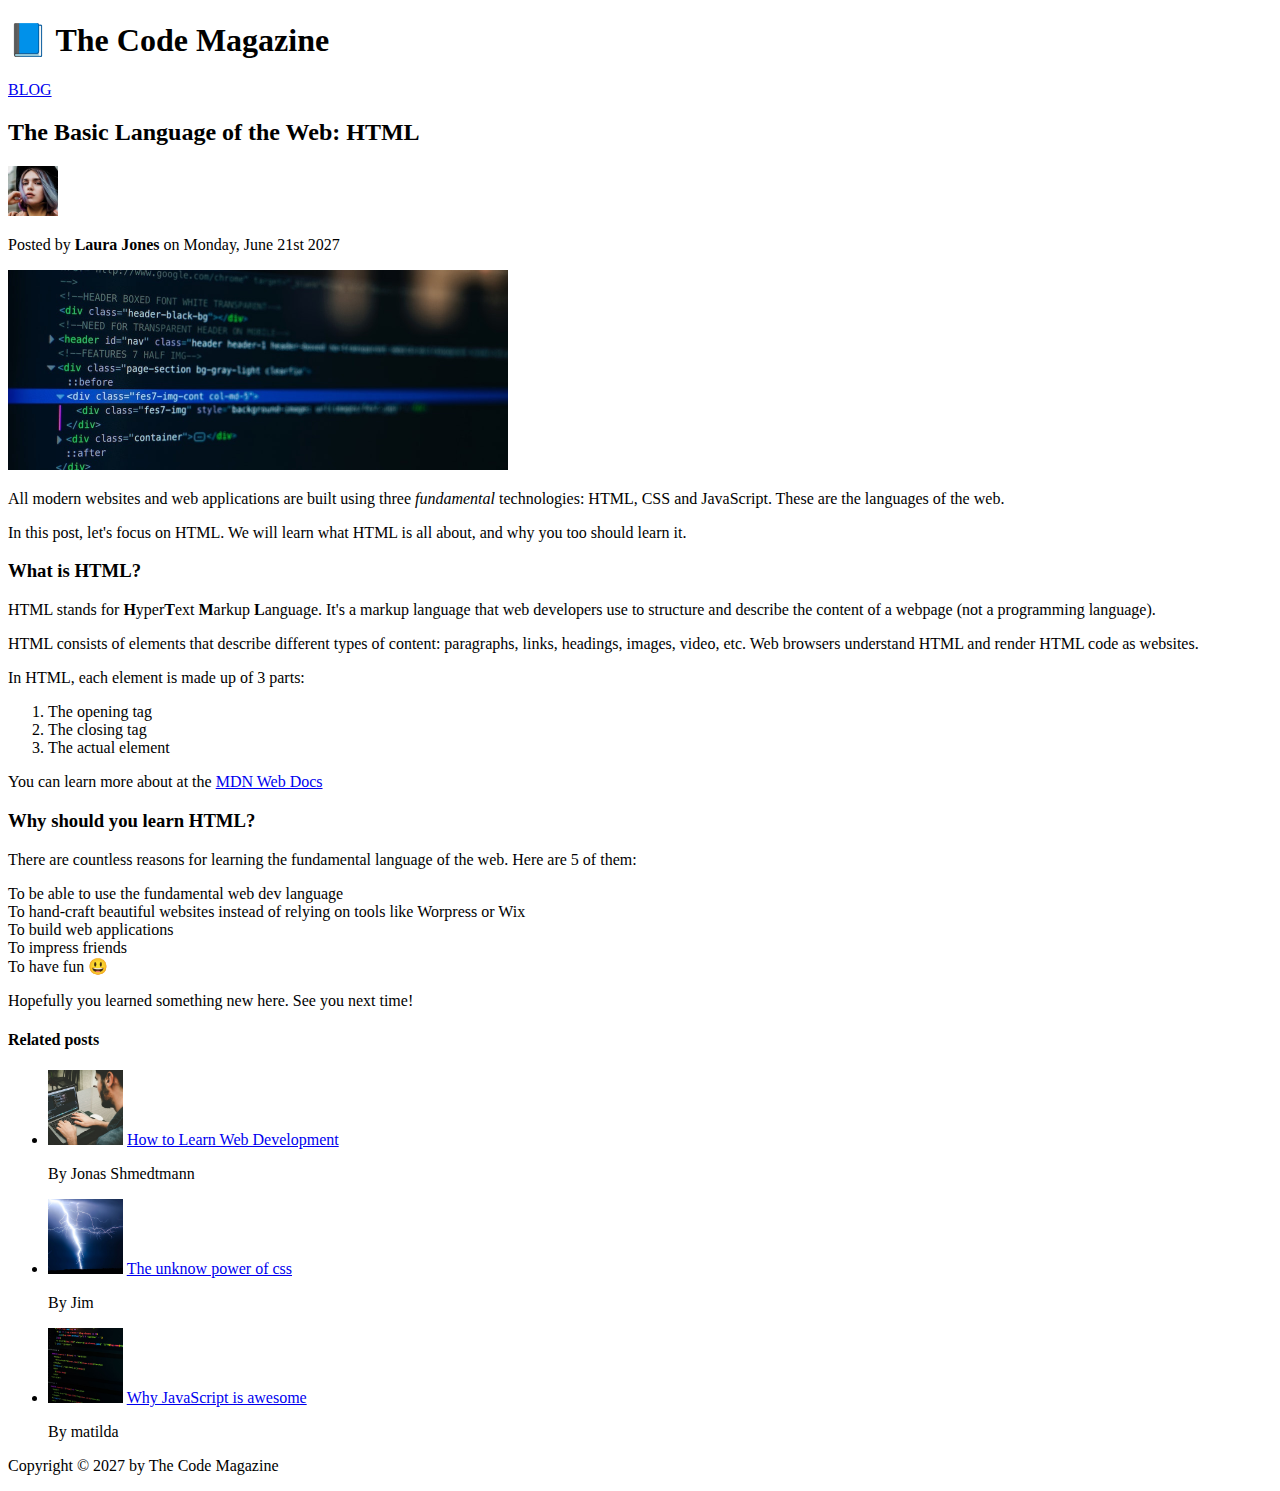
<file: starter/02-HTML-Fundamentals/index.html>
<!DOCTYPE html>
<html lang="en">
  <head>
    <meta charset="UTF-8" />
    <title>The basic language of Web : HTML</title>
  </head>
  <body>
    <h1>📘 The Code Magazine</h1>
    <a href="blog.html">BLOG</a>
    <h2>The Basic Language of the Web: HTML</h2>

    <img
      src="laura-jones.jpg"
      alt="headshot of Laura Jones"
      height="50"
      width="50"
    />
    <p>Posted by <strong>Laura Jones</strong> on Monday, June 21st 2027</p>

    <img src="post-img.jpg" height="200" width="500" />

    <p>
      All modern websites and web applications are built using three
      <em>fundamental</em>
      technologies: HTML, CSS and JavaScript. These are the languages of the
      web.
    </p>
    <p>
      In this post, let's focus on HTML. We will learn what HTML is all about,
      and why you too should learn it.
    </p>
    <h3>What is HTML?</h3>
    <p>
      HTML stands for <strong>H</strong>yper<strong>T</strong>ext
      <strong>M</strong>arkup <strong>L</strong>anguage. It's a markup language
      that web developers use to structure and describe the content of a webpage
      (not a programming language).
    </p>
    <p>
      HTML consists of elements that describe different types of content:
      paragraphs, links, headings, images, video, etc. Web browsers understand
      HTML and render HTML code as websites.
    </p>
    <p>In HTML, each element is made up of 3 parts:</p>
    <ol>
      <li>The opening tag</li>
      <li>The closing tag</li>
      <li>The actual element</li>
    </ol>
    <p>
      You can learn more about at the
      <a href="https://developer.mozilla.org/es/" target="__blank"
        >MDN Web Docs</a
      >
    </p>
    <h3>Why should you learn HTML?</h3>
    <p>
      There are countless reasons for learning the fundamental language of the
      web. Here are 5 of them:
    </p>
    <il>
      <li>To be able to use the fundamental web dev language</li>
      <li>
        To hand-craft beautiful websites instead of relying on tools like
        Worpress or Wix
      </li>
      <li>To build web applications</li>
      <li>To impress friends</li>
      <li>To have fun 😃</li>
    </il>
    <p>Hopefully you learned something new here. See you next time!</p>

    <h4>Related posts</h4>

    <ul>
      <li>
        <img
          src="related-1.jpg"
          alt="Person programming"
          width="75"
          height="75"
        />

        <a href="index.html"> How to Learn Web Development</a>
        <p>By Jonas Shmedtmann</p>
      </li>
      <li>
        <img src="related-2.jpg" alt="trueno" width="75" height="75" />
        <a href="index.html"> The unknow power of css</a>
        <p>By Jim</p>
      </li>
      <li>
        <img src="related-3.jpg" alt="code" width="75" height="75" />
        <a href="index.html"> Why JavaScript is awesome</a>
        <p>By matilda</p>
      </li>
    </ul>
    <p>Copyright © 2027 by The Code Magazine</p>
  </body>
</html>
</file>
<file: 01_Test/mystyle.css>
h1 {
  color: White;
}
.lorem {
  color: green;
}
</file>
<file: 02_CSS/mystyle.css>
h1 {
  color: black;
  text-align: center;
}
.listaskills {
  color: rgb(28, 28, 28);
  text-align: center;
  border-style: dotted;
  background-color: white;
}
body {
  background-color: aliceblue;
}
.fotohtml {
  display: block;
  margin-left: auto;
  margin-right: left;
}
</file>
<file: 03-CSS-Fundamentals/style.css>
h1, h2, h3, p, li {
  font-family: sans-serif;
}
h1 {
  font-size: 26px;
  
  text-transform: uppercase;
  font-style: italic;
}
h2 {
 
}

h3 {
  font-size: 30px;
}

h4 {
  font-size: 20px;
  text-transform: uppercase;
  text-align: center;
}
p {
  font-size: 22px;
  line-height: 1.5;
}

li{
  font-size 20px;
}

/* footer p{
  font-size: 16px;
} */

#author{
  font-style: italic;
  font-size: 18px;
}

#copyright{
  font-size: 16px;
}

.related-author{
  font-size: 18px;
  font-weight: bold;
}

.related-list{
  list-style: none;
}
</file>
<file: final/03-CSS-Fundamentals/style.css>
* {
  /* border-top: 10px solid #1098ad; */
  margin: 0;
  padding: 0;
}

/* PAGE SECTIONS */
body {
  color: #444;
  font-family: sans-serif;

  border-top: 10px solid #1098ad;
  position: relative;
}

.container {
  width: 800px;
  /* margin-left: auto;
  margin-right: auto; */
  margin: 0 auto;
}

.main-header {
  background-color: #f7f7f7;
  /* padding: 20px;
  padding-left: 40px;
  padding-right: 40px; */
  padding: 20px 40px;
  margin-bottom: 60px;
  /* height: 80px; */
}

nav {
  font-size: 18px;
  /* text-align: center; */
}

article {
  margin-bottom: 60px;
}

.post-header {
  margin-bottom: 40px;
  /* position: relative; */
}

aside {
  background-color: #f7f7f7;
  border-top: 5px solid #1098ad;
  border-bottom: 5px solid #1098ad;
  /* padding-top: 50px;
  padding-bottom: 50px; */
  padding: 50px 0;
  width: 500px;
}

/* SMALLER ELEMENTS */
h1,
h2,
h3 {
  color: #1098ad;
}

h1 {
  font-size: 26px;
  text-transform: uppercase;
  font-style: italic;
}

h2 {
  font-size: 40px;
  margin-bottom: 30px;
}

h3 {
  font-size: 30px;
  margin-bottom: 20px;
  margin-top: 40px;
}

h4 {
  font-size: 20px;
  text-transform: uppercase;
  text-align: center;
}

p {
  font-size: 22px;
  line-height: 1.5;
  margin-bottom: 15px;
}

ul,
ol {
  margin-left: 50px;
  margin-bottom: 20px;
}

li {
  font-size: 20px;
  margin-bottom: 10px;
  /* display: inline; */
}

li:last-child {
  margin-bottom: 0;
}

/* footer p {
  font-size: 16px;
} */

/* article header p {
  font-style: italic;
} */

#author {
  font-style: italic;
  font-size: 18px;
}

#copyright {
  font-size: 16px;
}

.related-author {
  font-size: 18px;
  font-weight: bold;
}

/* ul {
  list-style: none;
} */

.related {
  list-style: none;
}

body {
  /* background-color: orangered; */
}

/* .first-li {
  font-weight: bold;
} */

li:first-child {
  font-weight: bold;
}

li:last-child {
  font-style: italic;
}

li:nth-child(even) {
  /* color: red; */
}

/* Misconception: this won't work! */
article p:first-child {
  color: red;
}

/* Styling links */
a:link {
  color: #1098ad;
  text-decoration: none;
}

a:visited {
  /* color: #777; */
  color: #1098ad;
}

a:hover {
  color: orangered;
  font-weight: bold;
  text-decoration: underline orangered;
}

a:active {
  background-color: black;
  font-style: italic;
}
/* LVHA */

.post-img {
  width: 100%;
  height: auto;
}

nav a:link {
  /* background-color: orangered;
  margin: 20px;
  padding: 20px;

  display: block; */

  margin-right: 30px;
  margin-top: 10px;
  display: inline-block;
}

nav a:link:last-child {
  margin-right: 0;
}

button {
  font-size: 22px;
  padding: 20px;
  cursor: pointer;

  position: absolute;
  /* top: 50px;
  left: 50px; */
  bottom: 50px;
  right: 50px;
}

h1::first-letter {
  font-style: normal;
  margin-right: 5px;
}

h3 + p::first-line {
  /* color: red; */
}

h2 {
  /* background-color: orange; */
  position: relative;
}

h2::before {
  content: "TOP";
  background-color: #ffe70e;
  color: #444;
  font-size: 16px;
  font-weight: bold;
  display: inline-block;
  padding: 5px 10px;
  position: absolute;
  top: -10px;
  right: -25px;
}

/* Resolving conflicts */
/* #copyright {
  color: red;
}

.copyright {
  color: blue;
}

.text {
  color: yellow;
}

footer p {
  color: green !important;
} */

/* nav a:link,
nav p {
  font-size: 18px;
} */
</file>
<file: final/04-CSS-Layouts/style.css>
* {
  /* border-top: 10px solid #1098ad; */
  margin: 0;
  padding: 0;
  box-sizing: border-box;
}

/* PAGE SECTIONS */
body {
  color: #444;
  font-family: sans-serif;

  border-top: 10px solid #1098ad;
  position: relative;
}

.container {
  width: 1200px;
  /* margin-left: auto;
  margin-right: auto; */
  margin: 0 auto;
}

.main-header {
  background-color: #f7f7f7;
  /* padding: 20px;
  padding-left: 40px;
  padding-right: 40px; */
  padding: 20px 40px;
  /* margin-bottom: 60px; */
  /* height: 80px; */
}

nav {
  font-size: 18px;
  /* text-align: center; */
}

article {
  /* margin-bottom: 60px; */
}

.post-header {
  margin-bottom: 40px;
  /* position: relative; */
}

aside {
  background-color: #f7f7f7;
  border-top: 5px solid #1098ad;
  border-bottom: 5px solid #1098ad;
  padding: 50px 40px;
}

/* SMALLER ELEMENTS */
h1,
h2,
h3 {
  color: #1098ad;
}

h1 {
  font-size: 26px;
  text-transform: uppercase;
  font-style: italic;
}

h2 {
  font-size: 40px;
  margin-bottom: 30px;
}

h3 {
  font-size: 30px;
  margin-bottom: 20px;
  margin-top: 40px;
}

h4 {
  font-size: 20px;
  text-transform: uppercase;
  text-align: center;
  margin-bottom: 30px;
}

p {
  font-size: 22px;
  line-height: 1.5;
  margin-bottom: 15px;
}

ul,
ol {
  margin-left: 50px;
  margin-bottom: 20px;
}

li {
  font-size: 20px;
  margin-bottom: 10px;
  /* display: inline; */
}

li:last-child {
  margin-bottom: 0;
}

/* footer p {
  font-size: 16px;
} */

/* article header p {
  font-style: italic;
} */

#author {
  font-style: italic;
  font-size: 18px;
}

#copyright {
  font-size: 16px;
}

.related-author {
  font-size: 18px;
  font-weight: bold;
}

/* ul {
  list-style: none;
} */

.related {
  list-style: none;
  margin-left: 0;
}

body {
  /* background-color: orangered; */
}

/* .first-li {
  font-weight: bold;
} */

li:first-child {
  font-weight: bold;
}

li:last-child {
  font-style: italic;
}

li:nth-child(even) {
  /* color: red; */
}

/* Misconception: this won't work! */
article p:first-child {
  color: red;
}

/* Styling links */
a:link {
  color: #1098ad;
  text-decoration: none;
}

a:visited {
  /* color: #777; */
  color: #1098ad;
}

a:hover {
  color: orangered;
  font-weight: bold;
  text-decoration: underline orangered;
}

a:active {
  background-color: black;
  font-style: italic;
}
/* LVHA */

.post-img {
  width: 100%;
  height: auto;
}

nav a:link {
  /* background-color: orangered;
  margin: 20px;
  padding: 20px;

  display: block; */

  margin-right: 30px;
  display: inline-block;
}

nav a:link:last-child {
  margin-right: 0;
}

button {
  font-size: 22px;
  padding: 20px;
  cursor: pointer;

  position: absolute;
  /* top: 50px;
  left: 50px; */
  bottom: 50px;
  right: 50px;
}

h1::first-letter {
  font-style: normal;
  margin-right: 5px;
}

h3 + p::first-line {
  /* color: red; */
}

h2 {
  /* background-color: orange; */
  position: relative;
}

h2::before {
  content: "TOP";
  background-color: #ffe70e;
  color: #444;
  font-size: 16px;
  font-weight: bold;
  display: inline-block;
  padding: 5px 10px;
  position: absolute;
  top: -10px;
  right: -25px;
}

/* Resolving conflicts */
/* #copyright {
  color: red;
}

.copyright {
  color: blue;
}

.text {
  color: yellow;
}

footer p {
  color: green !important;
} */

/* nav a:link,
nav p {
  font-size: 18px;
} */

/* FLOATS */
/*
.author-img {
  float: left;
  margin-bottom: 20px;
}

.author {
  float: left;
  margin-top: 10px;
  margin-left: 20px;
}

h1 {
  float: left;
}

nav {
  float: right;
}

.clear {
  clear: both;
}

.clearfix::after {
  clear: both;
  content: "";
  display: block;
}

article {
  width: 825px;
  float: left;
}

aside {
  width: 300px;
  float: right;
}

footer {
  clear: both;
}
*/

/* FLEXBOX */
.main-header {
  display: flex;
  align-items: center;
  justify-content: space-between;
}

.author-box {
  display: flex;
  align-items: center;
  margin-bottom: 15px;
}

.author {
  margin-bottom: 0;
  margin-left: 15px;
}

.related-post {
  display: flex;
  align-items: center;
  gap: 20px;
  margin-bottom: 30px;
}

.related-link:link {
  font-size: 17px;
  font-weight: bold;
  font-style: normal;
  margin-bottom: 5px;
  display: block;
}

.related-author {
  margin-bottom: 0;
  font-size: 14px;
  font-weight: normal;
  font-style: italic;
}

/* FLEXBOX LAYOUT */
/* .row {
  display: flex;
  align-items: flex-start;
  gap: 75px;
  margin-bottom: 60px;
}

article {
  flex: 1;
  margin-bottom: 0;
}

aside {
  
  DEFAULTS:
  flex-grow: 0;
  flex-shrink: 1;
  flex-basis: auto;

  flex: 0 0 300px;
} */

/* CSS GRID LAYOUT */
.container {
  display: grid;
  grid-template-columns: 1fr 300px;
  column-gap: 75px;
  row-gap: 60px;
  align-items: start;
}

.main-header {
  /* grid-column: 1 / span 2; */
  grid-column: 1 / -1;
}

article {
}

aside {
}

footer {
  grid-column: 1 / -1;
}
</file>
<file: final/05-Design/style.css>
/*
SPACING SYSTEM (px)
2 / 4 / 8 / 12 / 16 / 24 / 32 / 48 / 64 / 80 / 96 / 128

FONT SIZE SYSTEM (px)
10 / 12 / 14 / 16 / 18 / 20 / 24 / 30 / 36 / 44 / 52 / 62 / 74 / 86 / 98
*/

/* 
MAIN COLOR: #087f5b
GREY COLOR: #343a40
*/

* {
  margin: 0;
  padding: 0;
  box-sizing: border-box;
}

/* ------------------------ */
/* GENERAL STYLES */
/* ------------------------ */
body {
  font-family: "Inter", sans-serif;
  color: #343a40;
  border-bottom: 8px solid #087f5b;
}

.container {
  width: 960px;
  margin: 0 auto;
}

header,
section {
  margin-bottom: 96px;
}

h2 {
  margin-bottom: 48px;
  font-size: 36px;
  letter-spacing: -0.5px;
  /* 24 / 30 / 36 */
}

.grid-3-cols {
  display: grid;
  grid-template-columns: repeat(3, 1fr);
  column-gap: 80px;
}

.btn:link,
.btn:visited {
  background-color: #087f5b;
  color: #fff;
  text-decoration: none;
  text-transform: uppercase;
  font-weight: 500;

  display: inline-block;
  border-radius: 100px;
}

.btn:hover,
.btn:active {
  background-color: #099268;
}

.btn--big {
  font-size: 18px;
  padding: 16px 32px;
}

.btn--small {
  font-size: 14px;
  padding: 8px 12px;
}

img {
  border-radius: 12px;
}

/* ------------------------ */
/* COMPONENT STYLES */
/* ------------------------ */

/* HEADER */
header {
  display: grid;
  grid-template-columns: repeat(2, 1fr);
  column-gap: 80px;
  margin-top: 64px;
}

.header-text-box {
  align-self: center;
}

h1 {
  margin-bottom: 32px;
  font-size: 44px;
  line-height: 1.1;
  letter-spacing: -1px;
  /* 44 / 52 / 62 */

  /* text-shadow: 0 5px 5px rgba(0, 0, 0, 0.2); */
}

.header-text {
  margin-bottom: 24px;
  font-size: 18px;
  line-height: 1.7;
}

img {
  width: 100%;
}

/* FEATURES */
.features-icon {
  stroke: #087f5b;
  width: 32px;
  heigh: 32px;
  margin-bottom: 24px;
}

.features-title {
  margin-bottom: 16px;
  font-size: 20px;
}

.features-text {
  font-size: 18px;
  line-height: 1.7;
}

/* TESTIMONIAL */
.testimonial-section {
  background-color: #087f5b;
  color: #fff;
  padding: 24px;
  border-radius: 12px;
}

.testimonial-box {
  grid-column: 2 / -1;
  align-self: center;
}

.testimonial-box h2 {
  margin-bottom: 24px;
  /* 20 / 24 / 30 */
  font-size: 24px;
}

.testimonial-text {
  font-style: italic;
  margin-bottom: 24px;
  font-size: 18px;
  line-height: 1.7;
  color: ##e6fcf5;
}

.testimonial-author {
  color: #c3fae8;
}

/* CHAIRS */
.chair {
  box-shadow: 0 20px 30px 0 rgba(0, 0, 0, 0.07);
  border-radius: 12px;
}

.chair img {
  border-bottom-left-radius: 0;
  border-bottom-right-radius: 0;
}

.chair-box {
  padding: 32px;
}

h3 {
  margin-bottom: 24px;
  font-size: 20px;
}

.chair-details {
  list-style: none;
  margin-bottom: 48px;
}

.chair-details li {
  display: flex;
  align-items: center;
  gap: 12px;
  margin-bottom: 16px;
}

.chair-details li:last-child {
  margin-bottom: 0;
}

.chair-icon {
  stroke: #087f5b;
  width: 24px;
  height: 24px;
}

.chair-price {
  display: flex;
  justify-content: space-between;
  align-items: center;
  font-size: 20px;
}

footer {
  margin-bottom: 48px;
  font-size: 14px;
  color: #495057;
}
</file>
